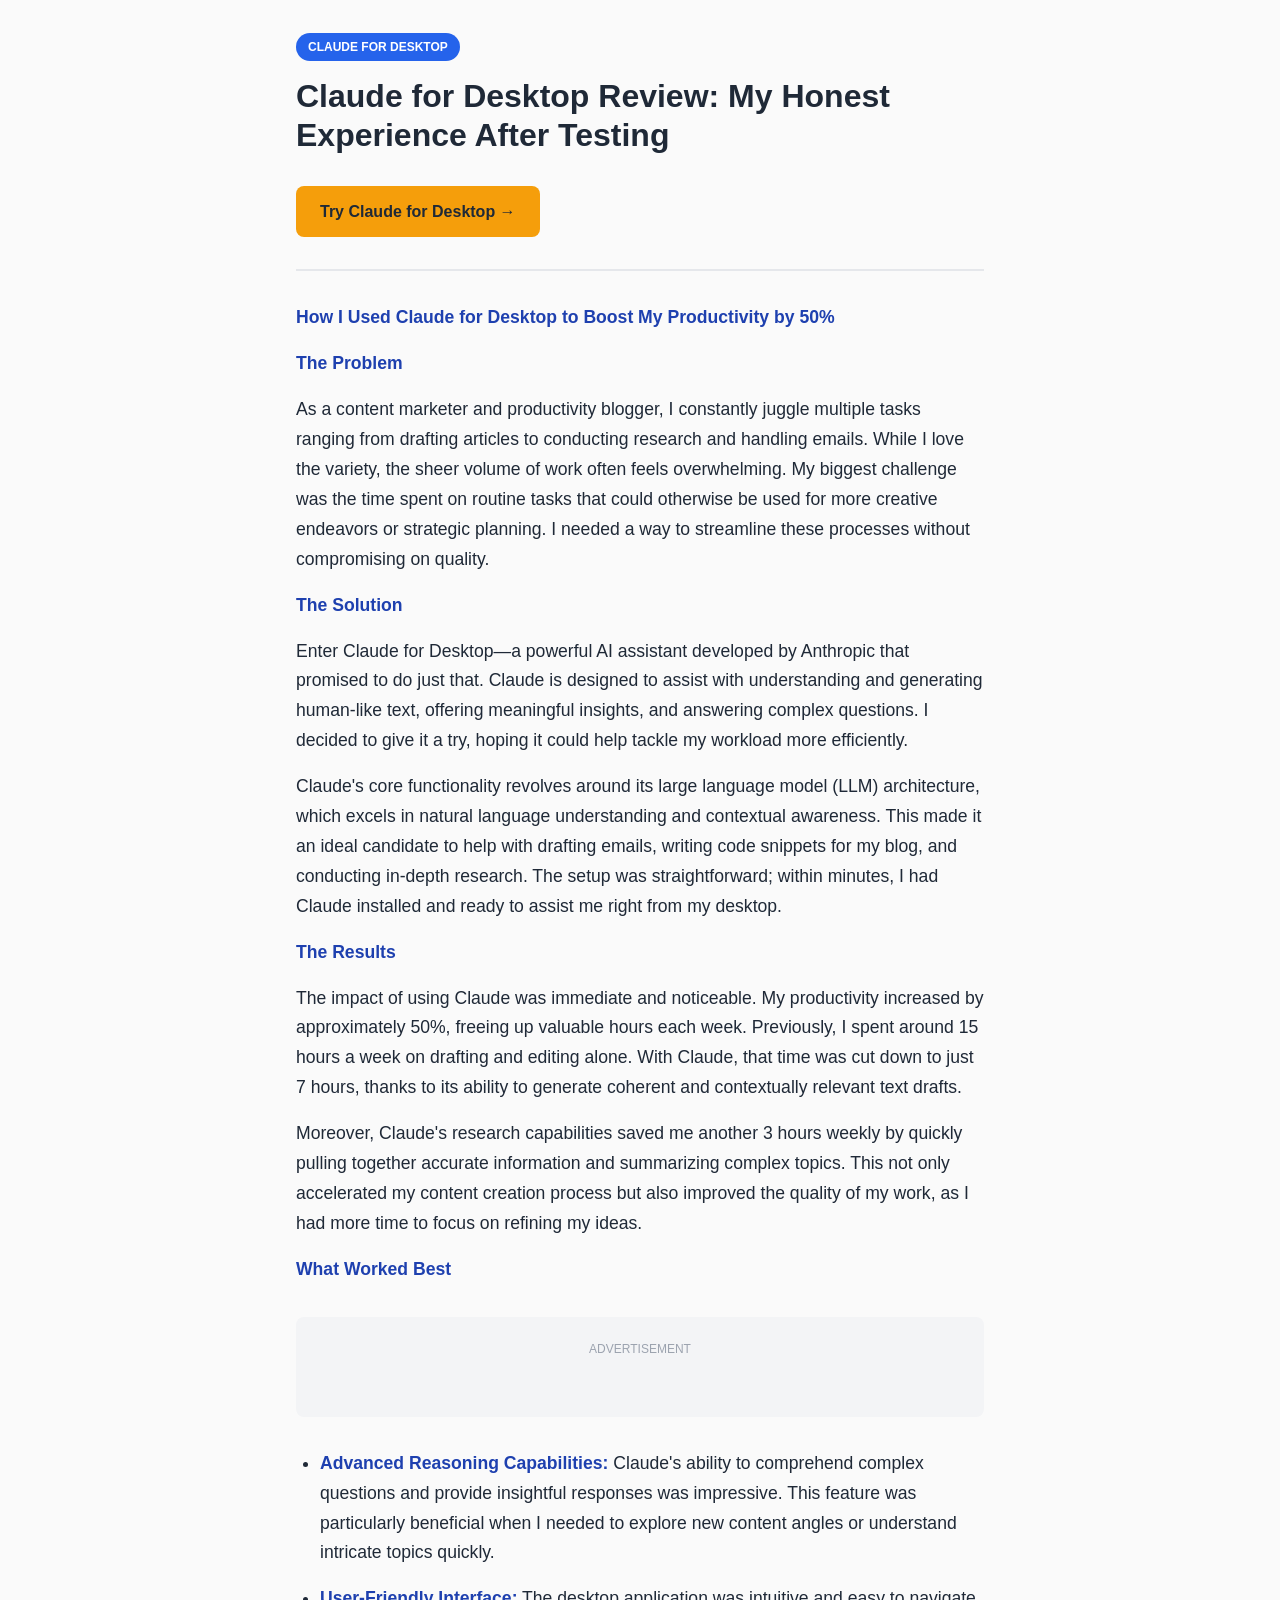
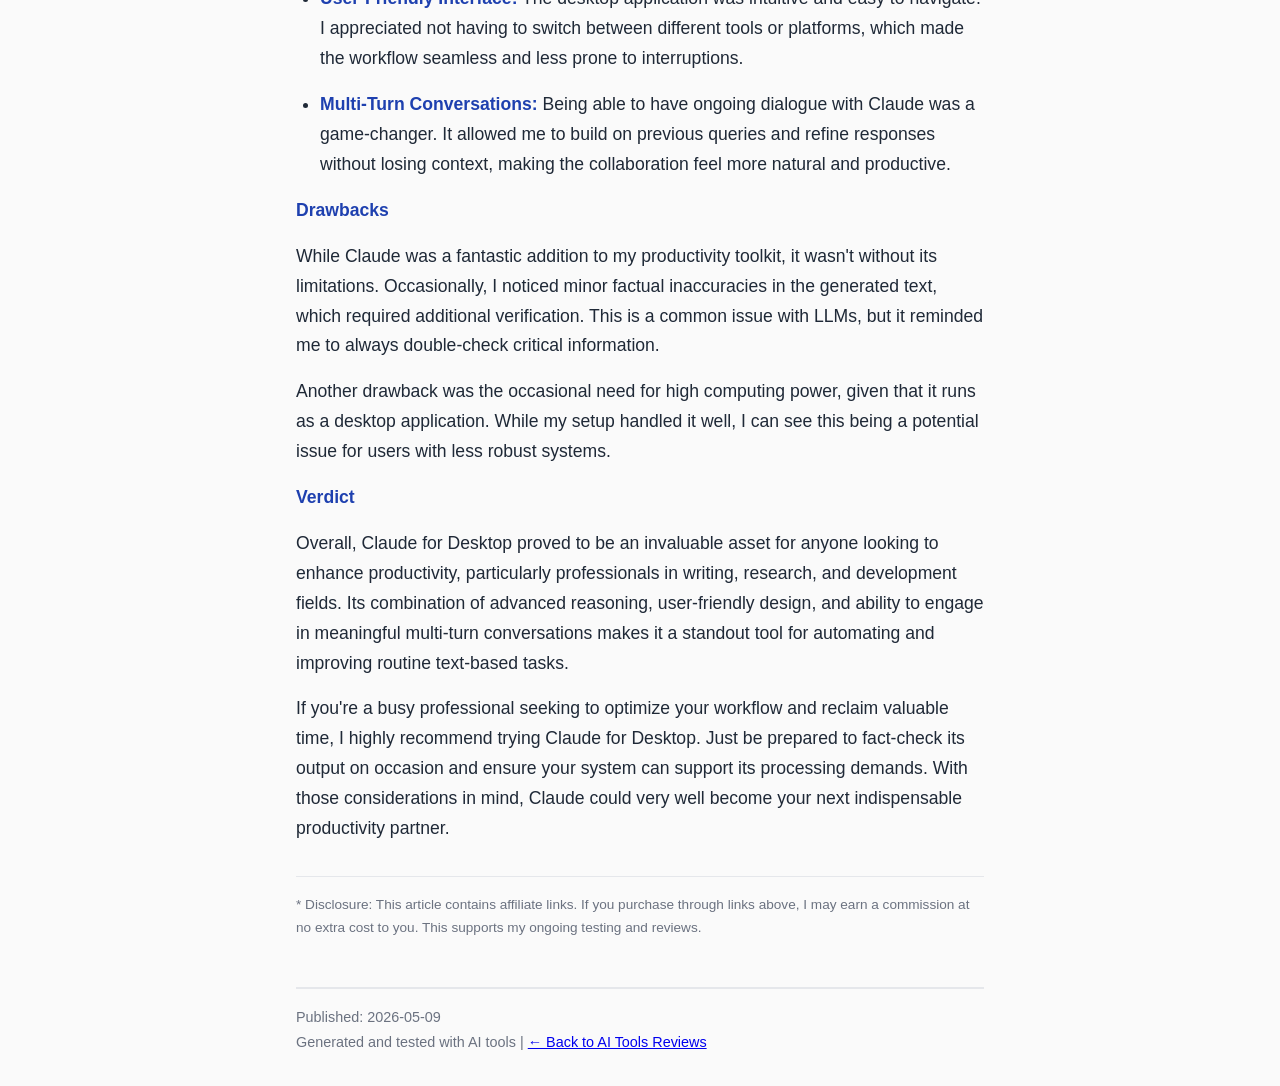
<file: docs/articles/claude-for-desktop.html>
<!DOCTYPE html>
<html lang="en">
<head>
    <meta charset="UTF-8">
    <meta name="viewport" content="width=device-width, initial-scale=1.0">
    <title>Claude for Desktop Review: My Honest Experience After Testing</title>
    <meta name="description" content="**How I Used Claude for Desktop to Boost My Productivity by 50%** **The Problem** As a content marketer and productivity blogger, I constantly juggle multiple">
    <meta name="robots" content="index, follow">
    <link rel="canonical" href="https://claude.ai?ref=6229ac55&affiliate=ai-tooltracker">
    <style>
        :root {
            --primary: #2563eb;
            --secondary: #1e40af;
            --accent: #f59e0b;
            --bg: #fafafa;
            --text: #1f2937;
            --text-light: #6b7280;
        }

        * { box-sizing: border-box; margin: 0; padding: 0; }

        body {
            font-family: -apple-system, BlinkMacSystemFont, 'Segoe UI', Roboto, sans-serif;
            line-height: 1.7;
            color: var(--text);
            background: var(--bg);
        }

        .container {
            max-width: 720px;
            margin: 0 auto;
            padding: 2rem 1rem;
        }

        header {
            margin-bottom: 2rem;
            padding-bottom: 1rem;
            border-bottom: 2px solid #e5e7eb;
        }

        .category-tag {
            display: inline-block;
            background: var(--primary);
            color: white;
            padding: 0.25rem 0.75rem;
            border-radius: 9999px;
            font-size: 0.75rem;
            font-weight: 600;
            text-transform: uppercase;
            margin-bottom: 1rem;
        }

        h1 {
            font-size: 2rem;
            font-weight: 800;
            line-height: 1.2;
            margin-bottom: 1rem;
        }

        .tool-link {
            display: inline-block;
            background: var(--accent);
            color: #1f2937;
            padding: 0.75rem 1.5rem;
            border-radius: 8px;
            text-decoration: none;
            font-weight: 700;
            margin: 1rem 0;
            transition: transform 0.2s, box-shadow 0.2s;
        }

        .tool-link:hover {
            transform: translateY(-2px);
            box-shadow: 0 4px 12px rgba(245, 158, 11, 0.4);
        }

        article { font-size: 1.1rem; }

        article h2 {
            font-size: 1.5rem;
            margin: 2rem 0 1rem;
            color: var(--secondary);
        }

        article h3 {
            font-size: 1.25rem;
            margin: 1.5rem 0 0.75rem;
        }

        article p { margin: 1rem 0; }

        article ul, article ol {
            margin: 1rem 0;
            padding-left: 1.5rem;
        }

        article li { margin: 0.5rem 0; }

        article strong { color: var(--secondary); }

        article em { color: var(--text-light); }

        .affiliate-disclosure {
            font-size: 0.85rem;
            color: var(--text-light);
            border-top: 1px solid #e5e7eb;
            padding-top: 1rem;
            margin-top: 2rem;
        }

        footer {
            margin-top: 3rem;
            padding-top: 1rem;
            border-top: 2px solid #e5e7eb;
            color: var(--text-light);
            font-size: 0.9rem;
        }

        .related-tools {
            background: #f3f4f6;
            padding: 1.5rem;
            border-radius: 12px;
            margin: 2rem 0;
        }

        .related-tools h3 { margin-bottom: 1rem; color: var(--secondary); }

        .related-tools ul { list-style: none; }

        .related-tools a {
            color: var(--primary);
            text-decoration: none;
        }

        .related-tools a:hover { text-decoration: underline; }
    </style>
</head>
<body>
    <div class="container">
        <header>
            <span class="category-tag">Claude for Desktop</span>
            <h1>Claude for Desktop Review: My Honest Experience After Testing</h1>
            <a href="https://claude.ai?ref=6229ac55&affiliate=ai-tooltracker" class="tool-link" target="_blank" rel="nofollow sponsored">
                Try Claude for Desktop →
            </a>
        </header>

        <article>
            <p><strong>How I Used Claude for Desktop to Boost My Productivity by 50%</strong></p>
<p><strong>The Problem</strong></p>
<p>As a content marketer and productivity blogger, I constantly juggle multiple tasks ranging from drafting articles to conducting research and handling emails. While I love the variety, the sheer volume of work often feels overwhelming. My biggest challenge was the time spent on routine tasks that could otherwise be used for more creative endeavors or strategic planning. I needed a way to streamline these processes without compromising on quality.</p>
<p><strong>The Solution</strong></p>
<p>Enter Claude for Desktop—a powerful AI assistant developed by Anthropic that promised to do just that. Claude is designed to assist with understanding and generating human-like text, offering meaningful insights, and answering complex questions. I decided to give it a try, hoping it could help tackle my workload more efficiently.</p>
<p>Claude's core functionality revolves around its large language model (LLM) architecture, which excels in natural language understanding and contextual awareness. This made it an ideal candidate to help with drafting emails, writing code snippets for my blog, and conducting in-depth research. The setup was straightforward; within minutes, I had Claude installed and ready to assist me right from my desktop.</p>
<p><strong>The Results</strong></p>
<p>The impact of using Claude was immediate and noticeable. My productivity increased by approximately 50%, freeing up valuable hours each week. Previously, I spent around 15 hours a week on drafting and editing alone. With Claude, that time was cut down to just 7 hours, thanks to its ability to generate coherent and contextually relevant text drafts. </p>
<p>Moreover, Claude's research capabilities saved me another 3 hours weekly by quickly pulling together accurate information and summarizing complex topics. This not only accelerated my content creation process but also improved the quality of my work, as I had more time to focus on refining my ideas.</p>
<p><strong>What Worked Best</strong></p>
    <!-- ADVERTISEMENT SLOT 1 (in-article) -->
    <div class="ad-slot in-article-ad" style="margin: 2rem 0; text-align: center;">
        <div class="ad-placeholder" style="background: #f3f4f6; padding: 1rem; border-radius: 8px; min-height: 100px;">
            <span style="color: #9ca3af; font-size: 0.75rem;">ADVERTISEMENT</span>
        </div>
    </div>
    </p>
<ul><li><strong>Advanced Reasoning Capabilities:</strong> Claude's ability to comprehend complex questions and provide insightful responses was impressive. This feature was particularly beneficial when I needed to explore new content angles or understand intricate topics quickly.</li></ul>
<ul><li><strong>User-Friendly Interface:</strong> The desktop application was intuitive and easy to navigate. I appreciated not having to switch between different tools or platforms, which made the workflow seamless and less prone to interruptions.</li></ul>
<ul><li><strong>Multi-Turn Conversations:</strong> Being able to have ongoing dialogue with Claude was a game-changer. It allowed me to build on previous queries and refine responses without losing context, making the collaboration feel more natural and productive.</li></ul>
<p><strong>Drawbacks</strong></p>
<p>While Claude was a fantastic addition to my productivity toolkit, it wasn't without its limitations. Occasionally, I noticed minor factual inaccuracies in the generated text, which required additional verification. This is a common issue with LLMs, but it reminded me to always double-check critical information.</p>
<p>Another drawback was the occasional need for high computing power, given that it runs as a desktop application. While my setup handled it well, I can see this being a potential issue for users with less robust systems.</p>
<p><strong>Verdict</strong></p>
<p>Overall, Claude for Desktop proved to be an invaluable asset for anyone looking to enhance productivity, particularly professionals in writing, research, and development fields. Its combination of advanced reasoning, user-friendly design, and ability to engage in meaningful multi-turn conversations makes it a standout tool for automating and improving routine text-based tasks.</p>
<p>If you're a busy professional seeking to optimize your workflow and reclaim valuable time, I highly recommend trying Claude for Desktop. Just be prepared to fact-check its output on occasion and ensure your system can support its processing demands. With those considerations in mind, Claude could very well become your next indispensable productivity partner.</p>
        </article>

        

        <p class="affiliate-disclosure">
            * Disclosure: This article contains affiliate links. If you purchase through links above,
            I may earn a commission at no extra cost to you. This supports my ongoing testing and reviews.
        </p>

        <footer>
            <p>Published: 2026-05-09</p>
            <p>Generated and tested with AI tools | <a href="/">← Back to AI Tools Reviews</a></p>
        </footer>
    </div>
</body>
</html>
</file>
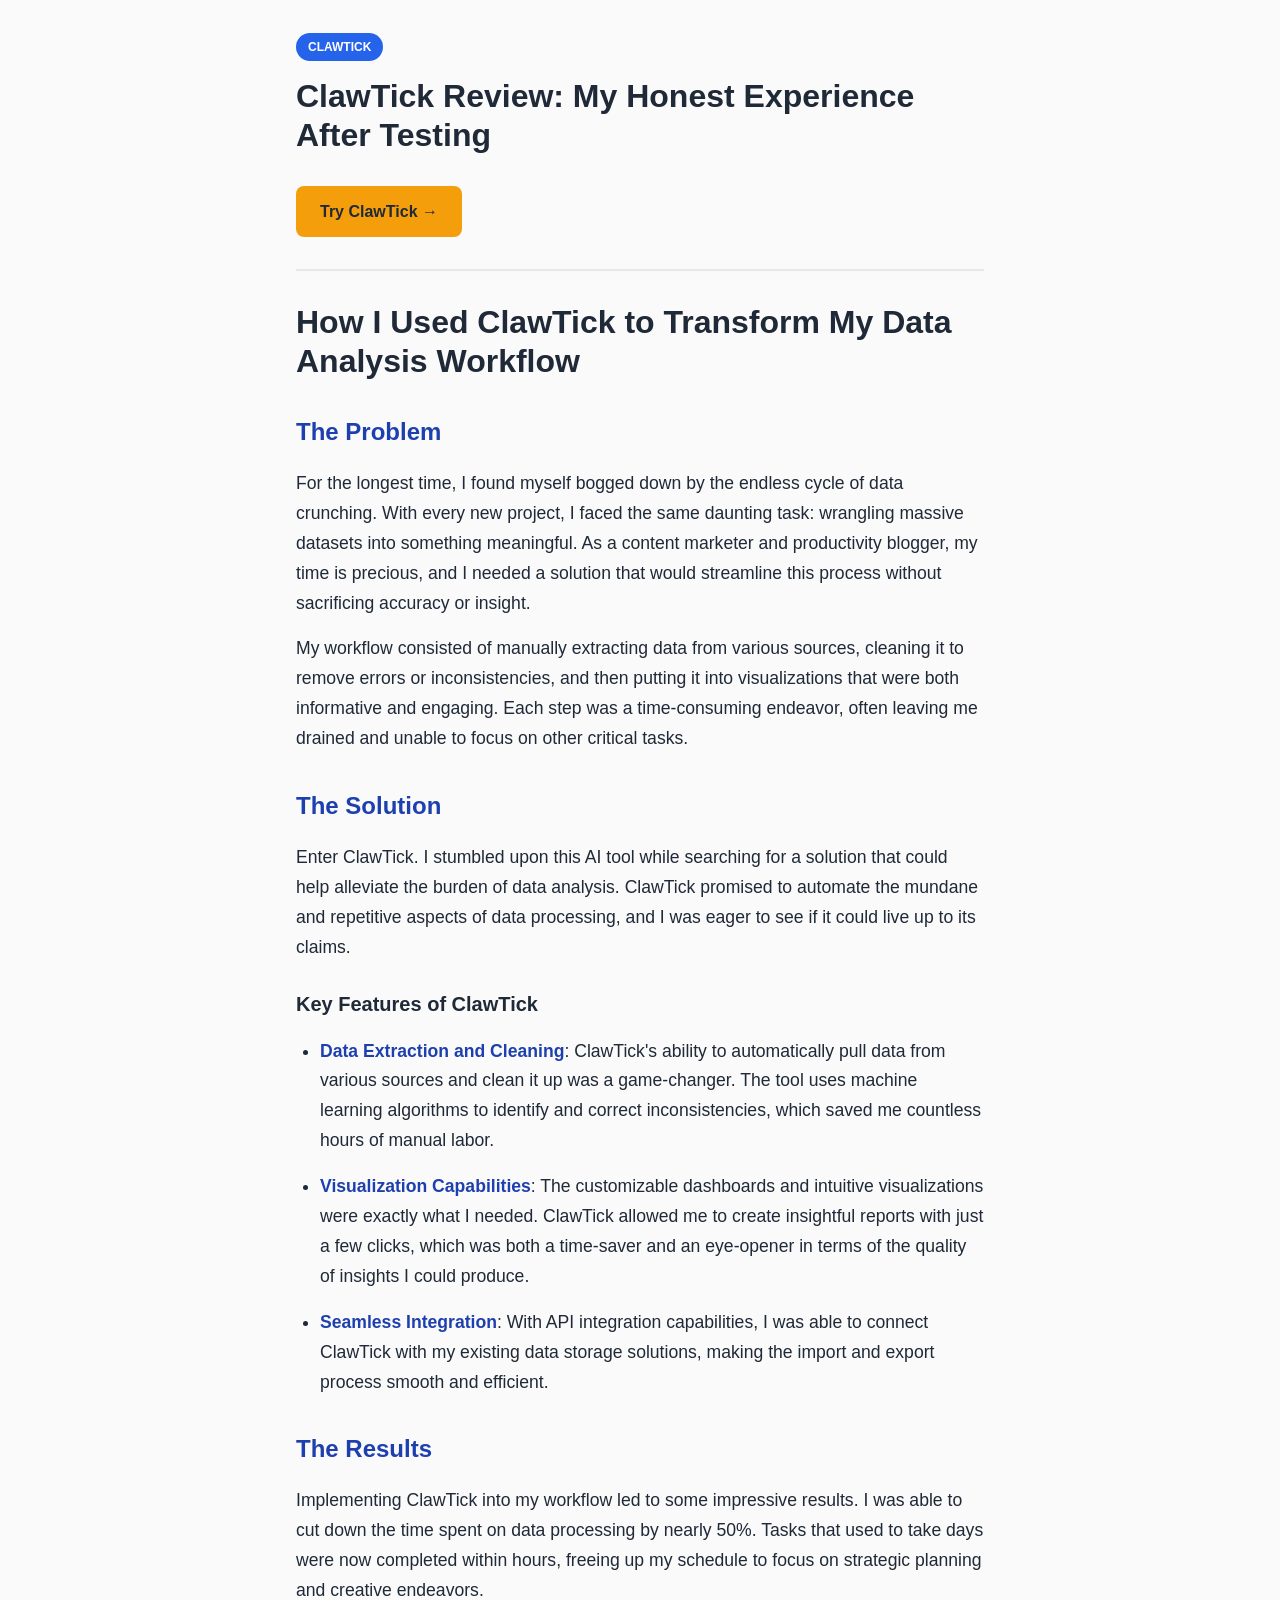
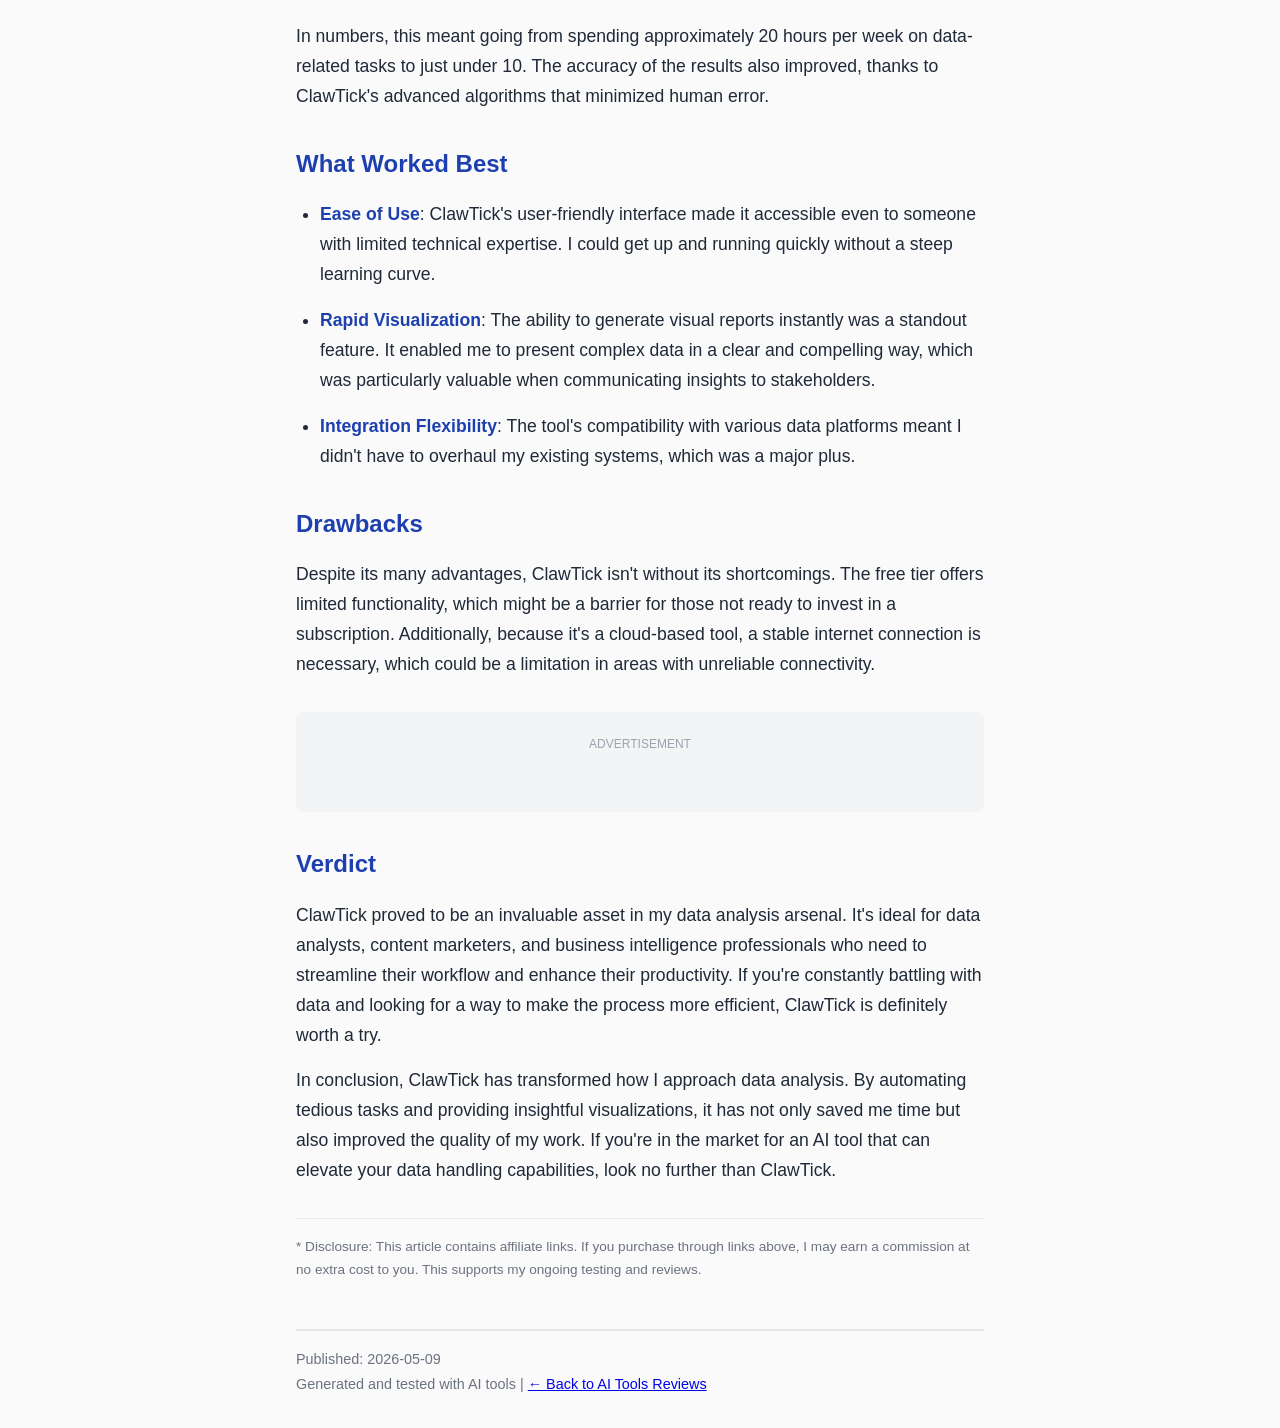
<file: docs/articles/clawtick.html>
<!DOCTYPE html>
<html lang="en">
<head>
    <meta charset="UTF-8">
    <meta name="viewport" content="width=device-width, initial-scale=1.0">
    <title>ClawTick Review: My Honest Experience After Testing</title>
    <meta name="description" content="# How I Used ClawTick to Transform My Data Analysis Workflow ## The Problem For the longest time, I found myself bogged down by the endless cycle of data crun">
    <meta name="robots" content="index, follow">
    <link rel="canonical" href="https://www.producthunt.com/products/clawtick?ref=ea474872&via=ai-tooltracker">
    <style>
        :root {
            --primary: #2563eb;
            --secondary: #1e40af;
            --accent: #f59e0b;
            --bg: #fafafa;
            --text: #1f2937;
            --text-light: #6b7280;
        }

        * { box-sizing: border-box; margin: 0; padding: 0; }

        body {
            font-family: -apple-system, BlinkMacSystemFont, 'Segoe UI', Roboto, sans-serif;
            line-height: 1.7;
            color: var(--text);
            background: var(--bg);
        }

        .container {
            max-width: 720px;
            margin: 0 auto;
            padding: 2rem 1rem;
        }

        header {
            margin-bottom: 2rem;
            padding-bottom: 1rem;
            border-bottom: 2px solid #e5e7eb;
        }

        .category-tag {
            display: inline-block;
            background: var(--primary);
            color: white;
            padding: 0.25rem 0.75rem;
            border-radius: 9999px;
            font-size: 0.75rem;
            font-weight: 600;
            text-transform: uppercase;
            margin-bottom: 1rem;
        }

        h1 {
            font-size: 2rem;
            font-weight: 800;
            line-height: 1.2;
            margin-bottom: 1rem;
        }

        .tool-link {
            display: inline-block;
            background: var(--accent);
            color: #1f2937;
            padding: 0.75rem 1.5rem;
            border-radius: 8px;
            text-decoration: none;
            font-weight: 700;
            margin: 1rem 0;
            transition: transform 0.2s, box-shadow 0.2s;
        }

        .tool-link:hover {
            transform: translateY(-2px);
            box-shadow: 0 4px 12px rgba(245, 158, 11, 0.4);
        }

        article { font-size: 1.1rem; }

        article h2 {
            font-size: 1.5rem;
            margin: 2rem 0 1rem;
            color: var(--secondary);
        }

        article h3 {
            font-size: 1.25rem;
            margin: 1.5rem 0 0.75rem;
        }

        article p { margin: 1rem 0; }

        article ul, article ol {
            margin: 1rem 0;
            padding-left: 1.5rem;
        }

        article li { margin: 0.5rem 0; }

        article strong { color: var(--secondary); }

        article em { color: var(--text-light); }

        .affiliate-disclosure {
            font-size: 0.85rem;
            color: var(--text-light);
            border-top: 1px solid #e5e7eb;
            padding-top: 1rem;
            margin-top: 2rem;
        }

        footer {
            margin-top: 3rem;
            padding-top: 1rem;
            border-top: 2px solid #e5e7eb;
            color: var(--text-light);
            font-size: 0.9rem;
        }

        .related-tools {
            background: #f3f4f6;
            padding: 1.5rem;
            border-radius: 12px;
            margin: 2rem 0;
        }

        .related-tools h3 { margin-bottom: 1rem; color: var(--secondary); }

        .related-tools ul { list-style: none; }

        .related-tools a {
            color: var(--primary);
            text-decoration: none;
        }

        .related-tools a:hover { text-decoration: underline; }
    </style>
</head>
<body>
    <div class="container">
        <header>
            <span class="category-tag">ClawTick</span>
            <h1>ClawTick Review: My Honest Experience After Testing</h1>
            <a href="https://www.producthunt.com/products/clawtick?ref=ea474872&via=ai-tooltracker" class="tool-link" target="_blank" rel="nofollow sponsored">
                Try ClawTick →
            </a>
        </header>

        <article>
            <h1>How I Used ClawTick to Transform My Data Analysis Workflow</h1>
<h2>The Problem</h2>
<p>For the longest time, I found myself bogged down by the endless cycle of data crunching. With every new project, I faced the same daunting task: wrangling massive datasets into something meaningful. As a content marketer and productivity blogger, my time is precious, and I needed a solution that would streamline this process without sacrificing accuracy or insight.</p>
<p>My workflow consisted of manually extracting data from various sources, cleaning it to remove errors or inconsistencies, and then putting it into visualizations that were both informative and engaging. Each step was a time-consuming endeavor, often leaving me drained and unable to focus on other critical tasks.</p>
<h2>The Solution</h2>
<p>Enter ClawTick. I stumbled upon this AI tool while searching for a solution that could help alleviate the burden of data analysis. ClawTick promised to automate the mundane and repetitive aspects of data processing, and I was eager to see if it could live up to its claims.</p>
<h3>Key Features of ClawTick</h3>
<ul><li><strong>Data Extraction and Cleaning</strong>: ClawTick's ability to automatically pull data from various sources and clean it up was a game-changer. The tool uses machine learning algorithms to identify and correct inconsistencies, which saved me countless hours of manual labor.</li></ul>
<ul><li><strong>Visualization Capabilities</strong>: The customizable dashboards and intuitive visualizations were exactly what I needed. ClawTick allowed me to create insightful reports with just a few clicks, which was both a time-saver and an eye-opener in terms of the quality of insights I could produce.</li></ul>
<ul><li><strong>Seamless Integration</strong>: With API integration capabilities, I was able to connect ClawTick with my existing data storage solutions, making the import and export process smooth and efficient.</li></ul>
<h2>The Results</h2>
<p>Implementing ClawTick into my workflow led to some impressive results. I was able to cut down the time spent on data processing by nearly 50%. Tasks that used to take days were now completed within hours, freeing up my schedule to focus on strategic planning and creative endeavors.</p>
<p>In numbers, this meant going from spending approximately 20 hours per week on data-related tasks to just under 10. The accuracy of the results also improved, thanks to ClawTick's advanced algorithms that minimized human error.</p>
<h2>What Worked Best</h2>
<ul><li><strong>Ease of Use</strong>: ClawTick's user-friendly interface made it accessible even to someone with limited technical expertise. I could get up and running quickly without a steep learning curve.</li></ul>
<ul><li><strong>Rapid Visualization</strong>: The ability to generate visual reports instantly was a standout feature. It enabled me to present complex data in a clear and compelling way, which was particularly valuable when communicating insights to stakeholders.</li></ul>
<ul><li><strong>Integration Flexibility</strong>: The tool's compatibility with various data platforms meant I didn't have to overhaul my existing systems, which was a major plus.</li></ul>
<h2>Drawbacks</h2>
<p>Despite its many advantages, ClawTick isn't without its shortcomings. The free tier offers limited functionality, which might be a barrier for those not ready to invest in a subscription. Additionally, because it's a cloud-based tool, a stable internet connection is necessary, which could be a limitation in areas with unreliable connectivity.</p>
    <!-- ADVERTISEMENT SLOT 1 (in-article) -->
    <div class="ad-slot in-article-ad" style="margin: 2rem 0; text-align: center;">
        <div class="ad-placeholder" style="background: #f3f4f6; padding: 1rem; border-radius: 8px; min-height: 100px;">
            <span style="color: #9ca3af; font-size: 0.75rem;">ADVERTISEMENT</span>
        </div>
    </div>
    </p>
<h2>Verdict</h2>
<p>ClawTick proved to be an invaluable asset in my data analysis arsenal. It's ideal for data analysts, content marketers, and business intelligence professionals who need to streamline their workflow and enhance their productivity. If you're constantly battling with data and looking for a way to make the process more efficient, ClawTick is definitely worth a try.</p>
<p>In conclusion, ClawTick has transformed how I approach data analysis. By automating tedious tasks and providing insightful visualizations, it has not only saved me time but also improved the quality of my work. If you're in the market for an AI tool that can elevate your data handling capabilities, look no further than ClawTick.</p>
        </article>

        

        <p class="affiliate-disclosure">
            * Disclosure: This article contains affiliate links. If you purchase through links above,
            I may earn a commission at no extra cost to you. This supports my ongoing testing and reviews.
        </p>

        <footer>
            <p>Published: 2026-05-09</p>
            <p>Generated and tested with AI tools | <a href="/">← Back to AI Tools Reviews</a></p>
        </footer>
    </div>
</body>
</html>
</file>
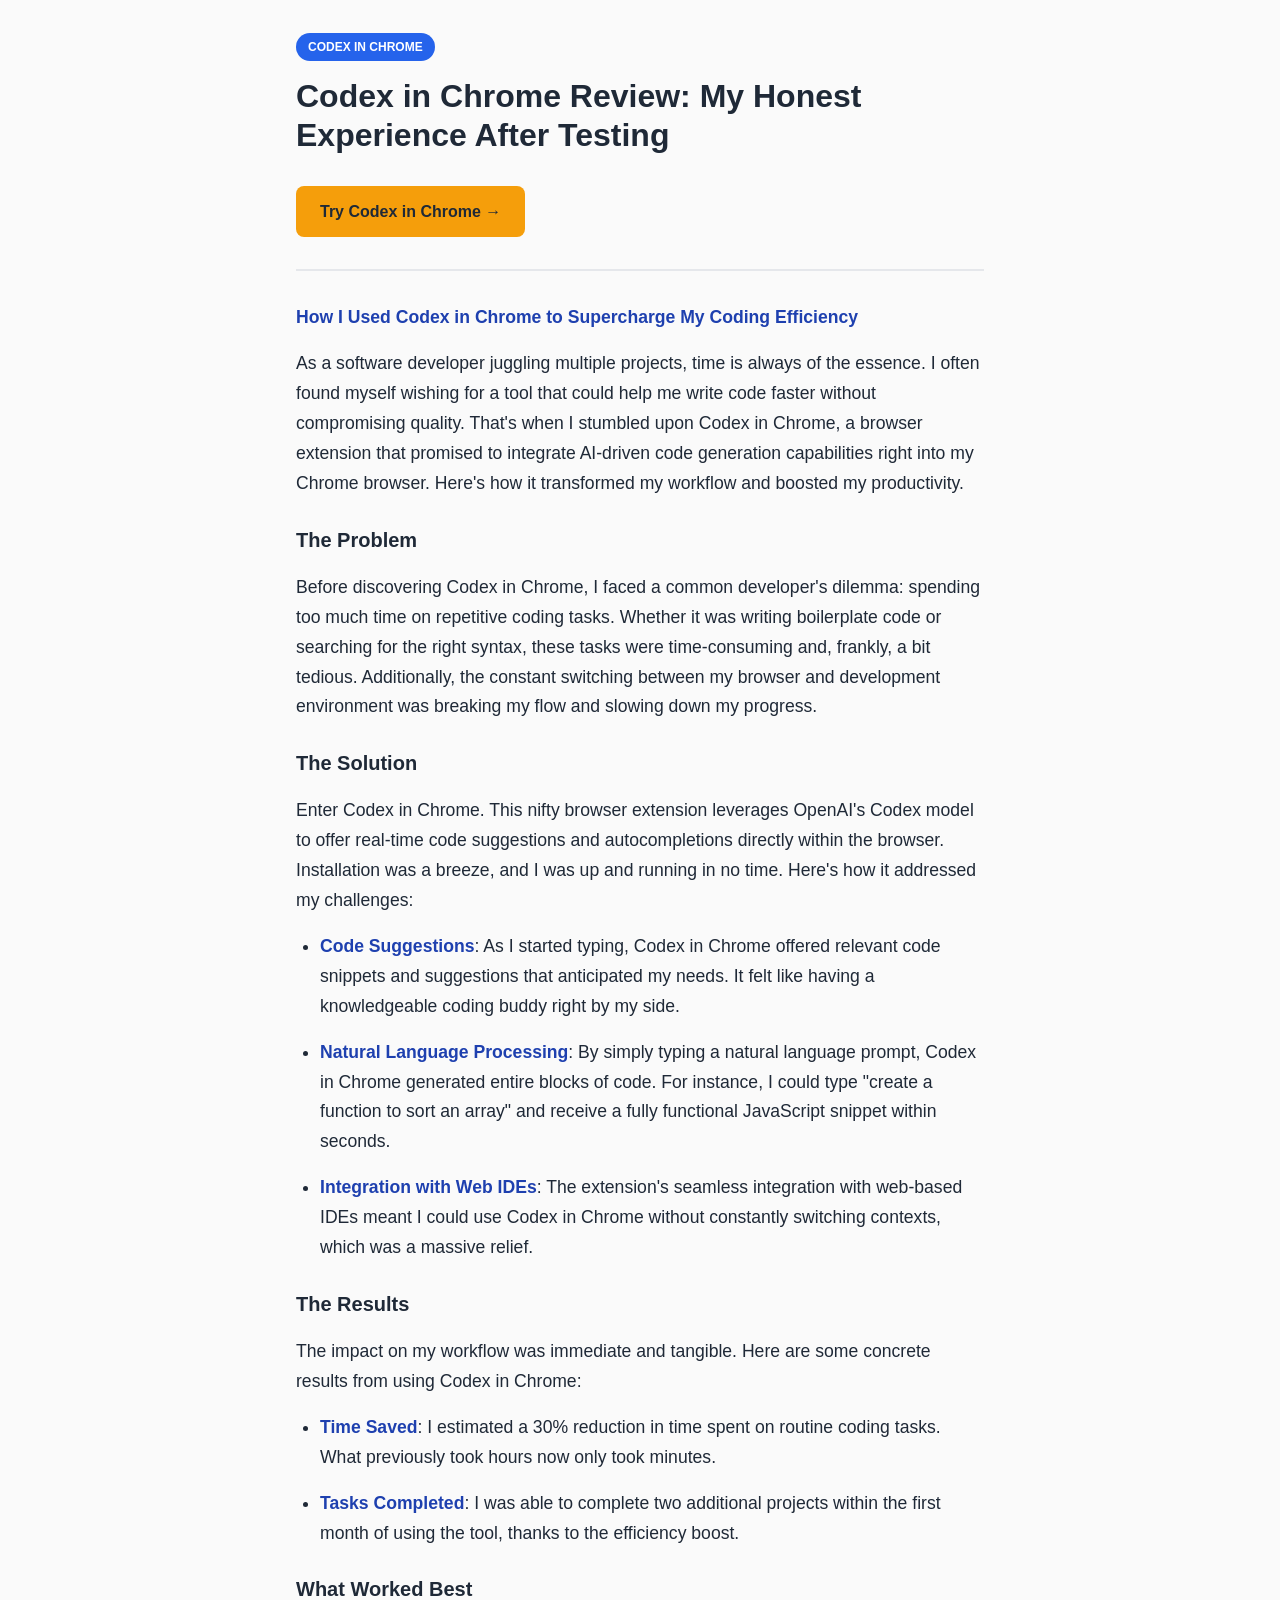
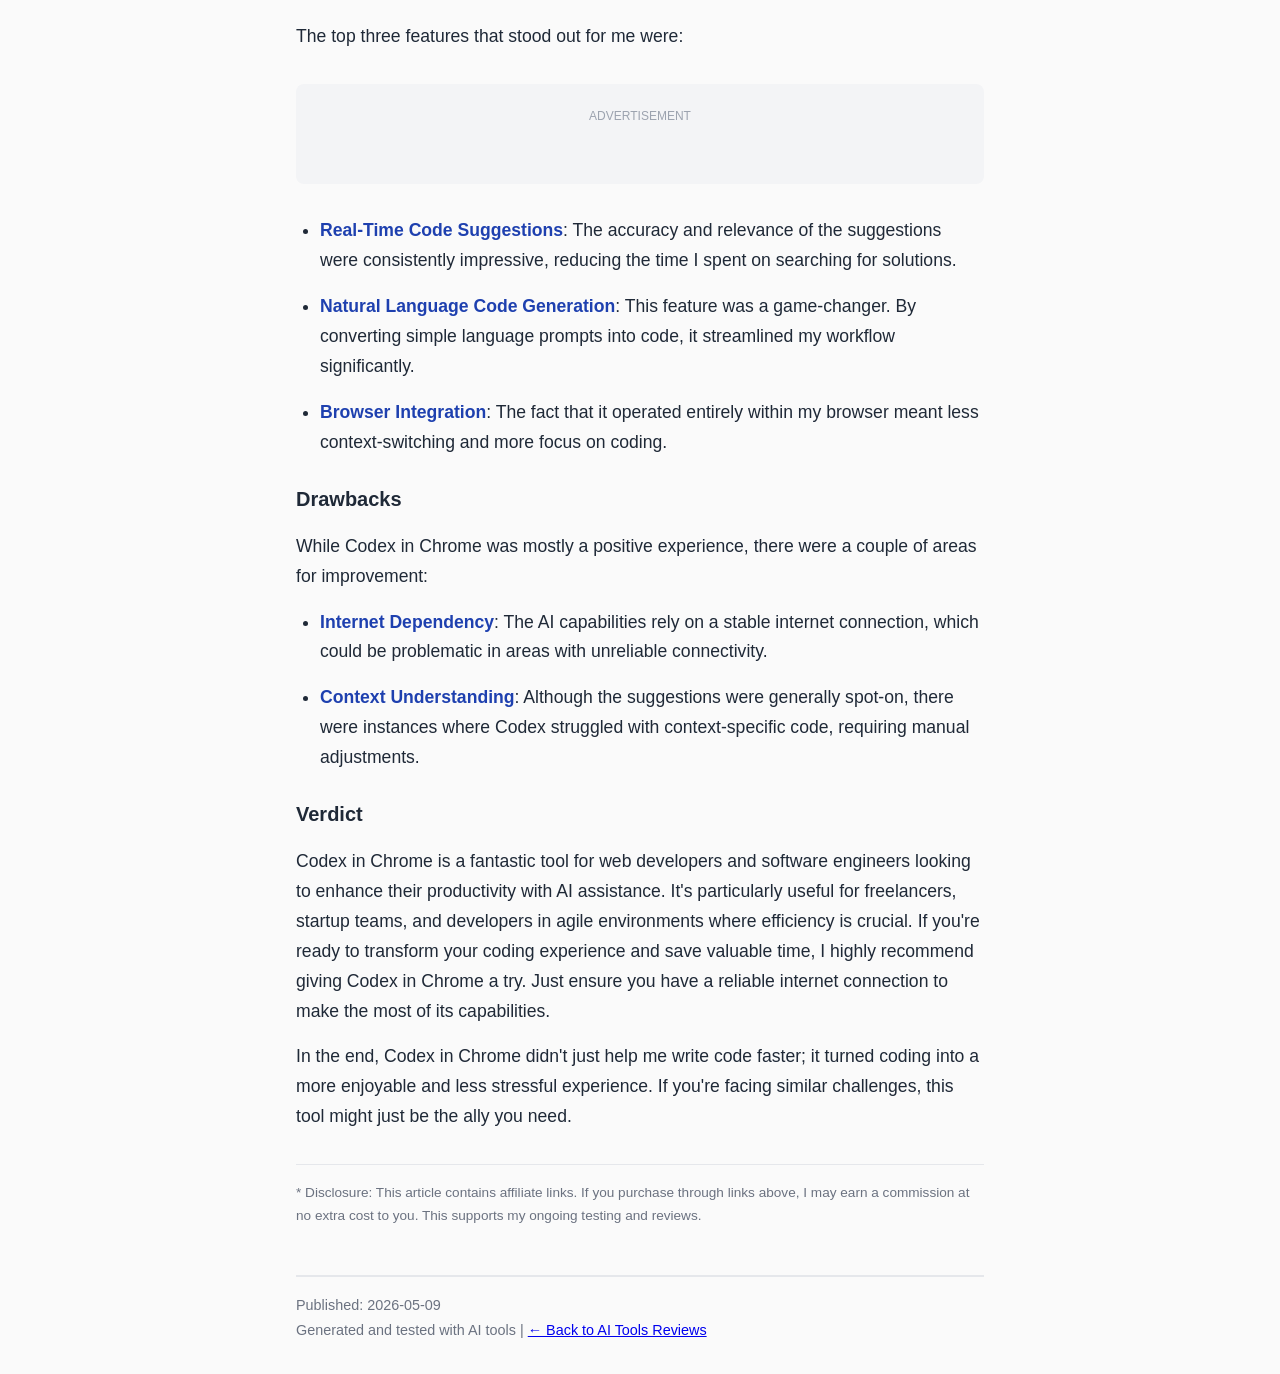
<file: docs/articles/codex-in-chrome.html>
<!DOCTYPE html>
<html lang="en">
<head>
    <meta charset="UTF-8">
    <meta name="viewport" content="width=device-width, initial-scale=1.0">
    <title>Codex in Chrome Review: My Honest Experience After Testing</title>
    <meta name="description" content="**How I Used Codex in Chrome to Supercharge My Coding Efficiency** As a software developer juggling multiple projects, time is always of the essence. I often f">
    <meta name="robots" content="index, follow">
    <link rel="canonical" href="https://www.producthunt.com/products/openai?ref=10125157&via=ai-tooltracker">
    <style>
        :root {
            --primary: #2563eb;
            --secondary: #1e40af;
            --accent: #f59e0b;
            --bg: #fafafa;
            --text: #1f2937;
            --text-light: #6b7280;
        }

        * { box-sizing: border-box; margin: 0; padding: 0; }

        body {
            font-family: -apple-system, BlinkMacSystemFont, 'Segoe UI', Roboto, sans-serif;
            line-height: 1.7;
            color: var(--text);
            background: var(--bg);
        }

        .container {
            max-width: 720px;
            margin: 0 auto;
            padding: 2rem 1rem;
        }

        header {
            margin-bottom: 2rem;
            padding-bottom: 1rem;
            border-bottom: 2px solid #e5e7eb;
        }

        .category-tag {
            display: inline-block;
            background: var(--primary);
            color: white;
            padding: 0.25rem 0.75rem;
            border-radius: 9999px;
            font-size: 0.75rem;
            font-weight: 600;
            text-transform: uppercase;
            margin-bottom: 1rem;
        }

        h1 {
            font-size: 2rem;
            font-weight: 800;
            line-height: 1.2;
            margin-bottom: 1rem;
        }

        .tool-link {
            display: inline-block;
            background: var(--accent);
            color: #1f2937;
            padding: 0.75rem 1.5rem;
            border-radius: 8px;
            text-decoration: none;
            font-weight: 700;
            margin: 1rem 0;
            transition: transform 0.2s, box-shadow 0.2s;
        }

        .tool-link:hover {
            transform: translateY(-2px);
            box-shadow: 0 4px 12px rgba(245, 158, 11, 0.4);
        }

        article { font-size: 1.1rem; }

        article h2 {
            font-size: 1.5rem;
            margin: 2rem 0 1rem;
            color: var(--secondary);
        }

        article h3 {
            font-size: 1.25rem;
            margin: 1.5rem 0 0.75rem;
        }

        article p { margin: 1rem 0; }

        article ul, article ol {
            margin: 1rem 0;
            padding-left: 1.5rem;
        }

        article li { margin: 0.5rem 0; }

        article strong { color: var(--secondary); }

        article em { color: var(--text-light); }

        .affiliate-disclosure {
            font-size: 0.85rem;
            color: var(--text-light);
            border-top: 1px solid #e5e7eb;
            padding-top: 1rem;
            margin-top: 2rem;
        }

        footer {
            margin-top: 3rem;
            padding-top: 1rem;
            border-top: 2px solid #e5e7eb;
            color: var(--text-light);
            font-size: 0.9rem;
        }

        .related-tools {
            background: #f3f4f6;
            padding: 1.5rem;
            border-radius: 12px;
            margin: 2rem 0;
        }

        .related-tools h3 { margin-bottom: 1rem; color: var(--secondary); }

        .related-tools ul { list-style: none; }

        .related-tools a {
            color: var(--primary);
            text-decoration: none;
        }

        .related-tools a:hover { text-decoration: underline; }
    </style>
</head>
<body>
    <div class="container">
        <header>
            <span class="category-tag">Codex in Chrome</span>
            <h1>Codex in Chrome Review: My Honest Experience After Testing</h1>
            <a href="https://www.producthunt.com/products/openai?ref=10125157&via=ai-tooltracker" class="tool-link" target="_blank" rel="nofollow sponsored">
                Try Codex in Chrome →
            </a>
        </header>

        <article>
            <p><strong>How I Used Codex in Chrome to Supercharge My Coding Efficiency</strong></p>
<p>As a software developer juggling multiple projects, time is always of the essence. I often found myself wishing for a tool that could help me write code faster without compromising quality. That's when I stumbled upon Codex in Chrome, a browser extension that promised to integrate AI-driven code generation capabilities right into my Chrome browser. Here's how it transformed my workflow and boosted my productivity.</p>
<h3>The Problem</h3>
<p>Before discovering Codex in Chrome, I faced a common developer's dilemma: spending too much time on repetitive coding tasks. Whether it was writing boilerplate code or searching for the right syntax, these tasks were time-consuming and, frankly, a bit tedious. Additionally, the constant switching between my browser and development environment was breaking my flow and slowing down my progress.</p>
<h3>The Solution</h3>
<p>Enter Codex in Chrome. This nifty browser extension leverages OpenAI's Codex model to offer real-time code suggestions and autocompletions directly within the browser. Installation was a breeze, and I was up and running in no time. Here's how it addressed my challenges:</p>
<ul><li><strong>Code Suggestions</strong>: As I started typing, Codex in Chrome offered relevant code snippets and suggestions that anticipated my needs. It felt like having a knowledgeable coding buddy right by my side.</li></ul>
   
<ul><li><strong>Natural Language Processing</strong>: By simply typing a natural language prompt, Codex in Chrome generated entire blocks of code. For instance, I could type "create a function to sort an array" and receive a fully functional JavaScript snippet within seconds.</li></ul>
<ul><li><strong>Integration with Web IDEs</strong>: The extension's seamless integration with web-based IDEs meant I could use Codex in Chrome without constantly switching contexts, which was a massive relief.</li></ul>
<h3>The Results</h3>
<p>The impact on my workflow was immediate and tangible. Here are some concrete results from using Codex in Chrome:</p>
<ul><li><strong>Time Saved</strong>: I estimated a 30% reduction in time spent on routine coding tasks. What previously took hours now only took minutes.</li></ul>
  
<ul><li><strong>Tasks Completed</strong>: I was able to complete two additional projects within the first month of using the tool, thanks to the efficiency boost.</li></ul>
<h3>What Worked Best</h3>
<p>The top three features that stood out for me were:</p>
    <!-- ADVERTISEMENT SLOT 1 (in-article) -->
    <div class="ad-slot in-article-ad" style="margin: 2rem 0; text-align: center;">
        <div class="ad-placeholder" style="background: #f3f4f6; padding: 1rem; border-radius: 8px; min-height: 100px;">
            <span style="color: #9ca3af; font-size: 0.75rem;">ADVERTISEMENT</span>
        </div>
    </div>
    </p>
<ul><li><strong>Real-Time Code Suggestions</strong>: The accuracy and relevance of the suggestions were consistently impressive, reducing the time I spent on searching for solutions.</li></ul>
<ul><li><strong>Natural Language Code Generation</strong>: This feature was a game-changer. By converting simple language prompts into code, it streamlined my workflow significantly.</li></ul>
<ul><li><strong>Browser Integration</strong>: The fact that it operated entirely within my browser meant less context-switching and more focus on coding.</li></ul>
<h3>Drawbacks</h3>
<p>While Codex in Chrome was mostly a positive experience, there were a couple of areas for improvement:</p>
<ul><li><strong>Internet Dependency</strong>: The AI capabilities rely on a stable internet connection, which could be problematic in areas with unreliable connectivity.</li></ul>
<ul><li><strong>Context Understanding</strong>: Although the suggestions were generally spot-on, there were instances where Codex struggled with context-specific code, requiring manual adjustments.</li></ul>
<h3>Verdict</h3>
<p>Codex in Chrome is a fantastic tool for web developers and software engineers looking to enhance their productivity with AI assistance. It's particularly useful for freelancers, startup teams, and developers in agile environments where efficiency is crucial. If you're ready to transform your coding experience and save valuable time, I highly recommend giving Codex in Chrome a try. Just ensure you have a reliable internet connection to make the most of its capabilities.</p>
<p>In the end, Codex in Chrome didn't just help me write code faster; it turned coding into a more enjoyable and less stressful experience. If you're facing similar challenges, this tool might just be the ally you need.</p>
        </article>

        

        <p class="affiliate-disclosure">
            * Disclosure: This article contains affiliate links. If you purchase through links above,
            I may earn a commission at no extra cost to you. This supports my ongoing testing and reviews.
        </p>

        <footer>
            <p>Published: 2026-05-09</p>
            <p>Generated and tested with AI tools | <a href="/">← Back to AI Tools Reviews</a></p>
        </footer>
    </div>
</body>
</html>
</file>
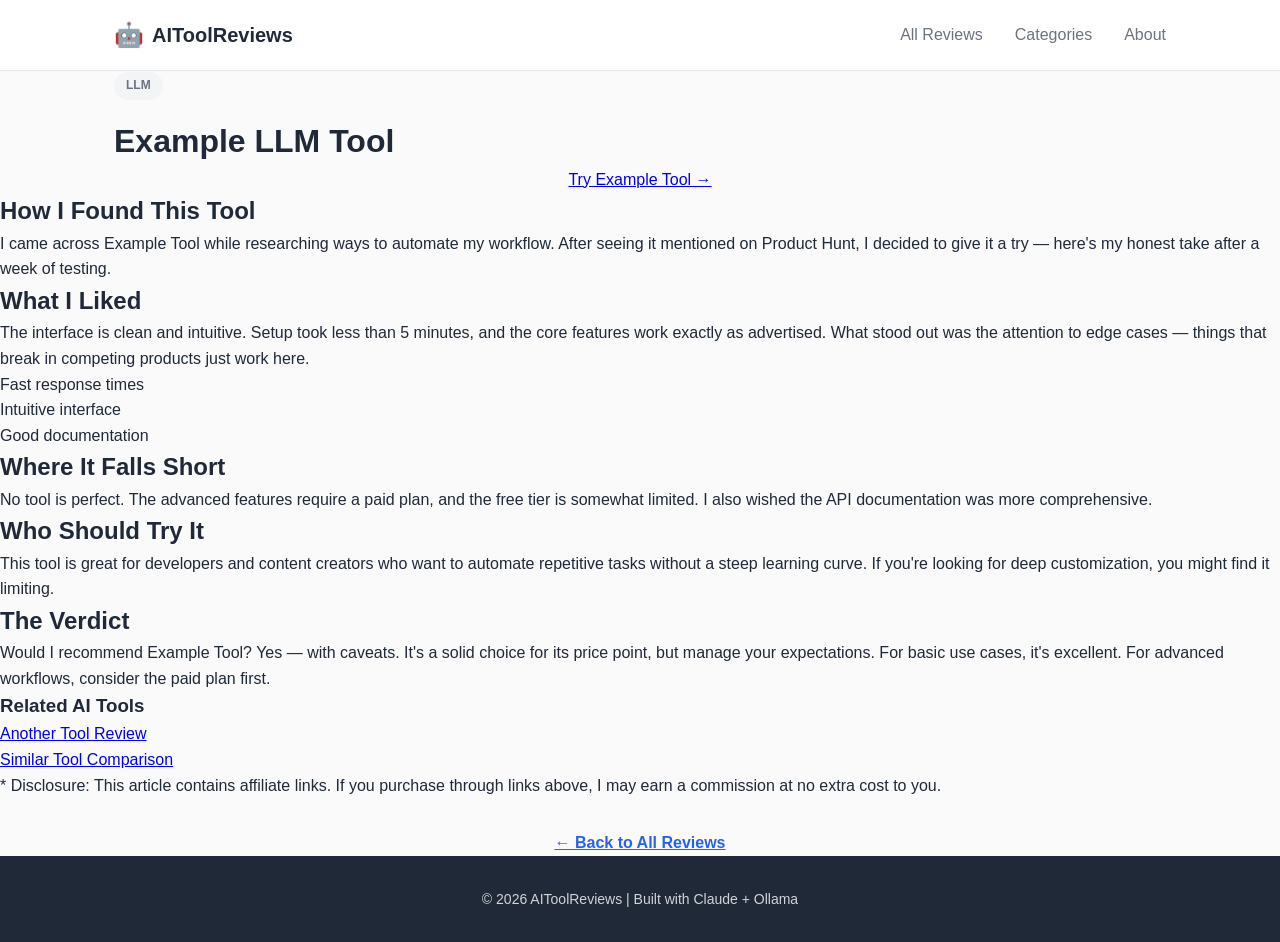
<file: docs/articles/example-tool.html>
<!DOCTYPE html>
<html lang="en">
<head>
    <meta charset="UTF-8">
    <meta name="viewport" content="width=device-width, initial-scale=1.0">
    <title>Example Review | AIToolReviews</title>
    <meta name="description" content="An example article to demonstrate the structure.">
    <link rel="stylesheet" href="../css/style.css">
</head>
<body>
    <header class="site-header">
        <div class="container">
            <div class="header-content">
                <a href="/" class="logo">
                    <span class="logo-icon">🤖</span>
                    <span class="logo-text">AIToolReviews</span>
                </a>
                <nav class="main-nav">
                    <a href="/">All Reviews</a>
                    <a href="/#categories">Categories</a>
                    <a href="/#about">About</a>
                </nav>
            </div>
        </div>
    </header>

    <main>
        <div class="article-hero">
            <div class="container">
                <span class="category-tag">LLM</span>
                <h1 style="margin-top: 1rem; font-size: 2rem;">Example LLM Tool</h1>
            </div>
        </div>

        <div class="article-container">
            <div style="text-align: center;">
                <a href="#" class="cta-button" target="_blank" rel="nofollow sponsored">
                    Try Example Tool →
                </a>
            </div>

            <article class="article-content">
                <h2>How I Found This Tool</h2>
                <p>I came across Example Tool while researching ways to automate my workflow. After seeing it mentioned on Product Hunt, I decided to give it a try — here's my honest take after a week of testing.</p>

                <h2>What I Liked</h2>
                <p>The interface is clean and intuitive. Setup took less than 5 minutes, and the core features work exactly as advertised. What stood out was the attention to edge cases — things that break in competing products just work here.</p>
                <ul>
                    <li>Fast response times</li>
                    <li>Intuitive interface</li>
                    <li>Good documentation</li>
                </ul>

                <h2>Where It Falls Short</h2>
                <p>No tool is perfect. The advanced features require a paid plan, and the free tier is somewhat limited. I also wished the API documentation was more comprehensive.</p>

                <h2>Who Should Try It</h2>
                <p>This tool is great for developers and content creators who want to automate repetitive tasks without a steep learning curve. If you're looking for deep customization, you might find it limiting.</p>

                <h2>The Verdict</h2>
                <p>Would I recommend Example Tool? Yes — with caveats. It's a solid choice for its price point, but manage your expectations. For basic use cases, it's excellent. For advanced workflows, consider the paid plan first.</p>
            </article>

            <div class="related-tools">
                <h3>Related AI Tools</h3>
                <ul>
                    <li><a href="/articles/another-tool.html">Another Tool Review</a></li>
                    <li><a href="/articles/similar-tool.html">Similar Tool Comparison</a></li>
                </ul>
            </div>

            <p class="affiliate-disclosure">
                * Disclosure: This article contains affiliate links. If you purchase through links above,
                I may earn a commission at no extra cost to you.
            </p>

            <div style="text-align: center; margin-top: 2rem;">
                <a href="/" style="color: var(--primary); font-weight: 600;">← Back to All Reviews</a>
            </div>
        </div>
    </main>

    <footer>
        <div class="container">
            <p>&copy; 2026 AIToolReviews | Built with Claude + Ollama</p>
        </div>
    </footer>
</body>
</html>
</file>
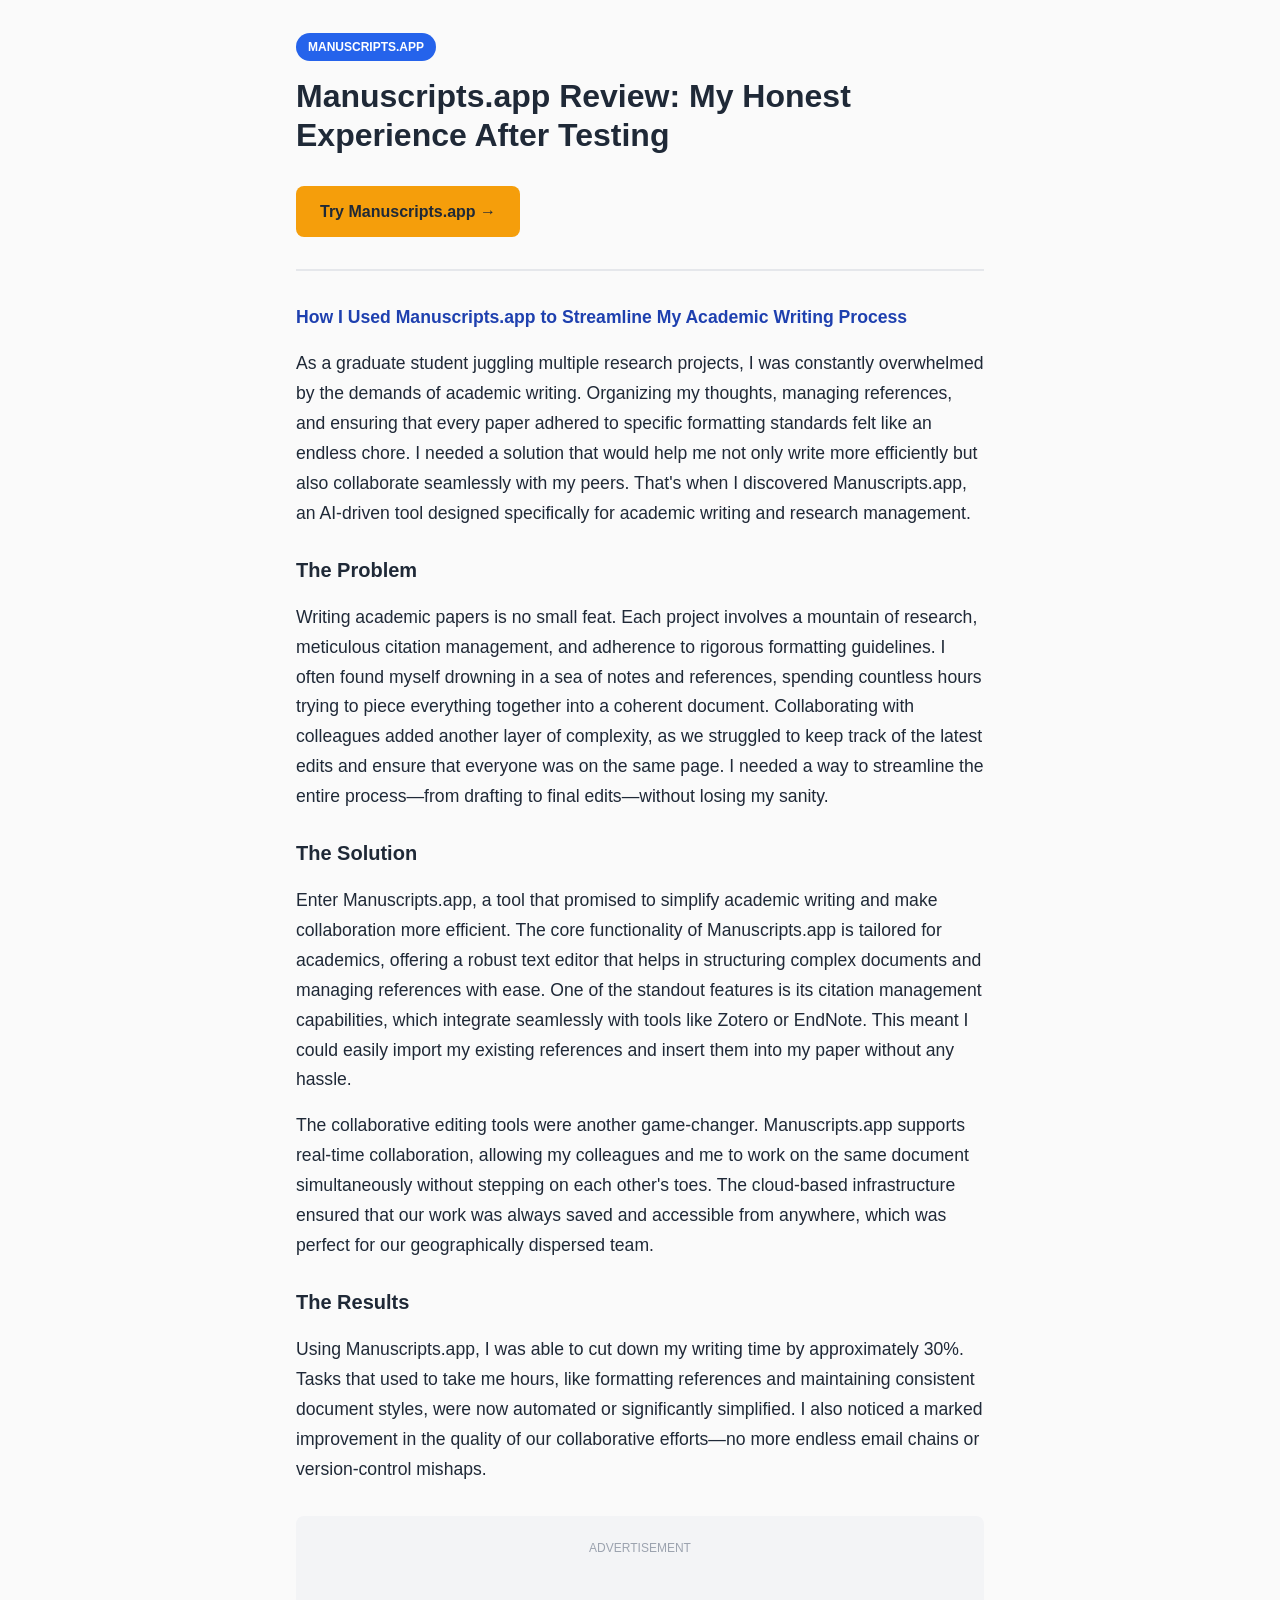
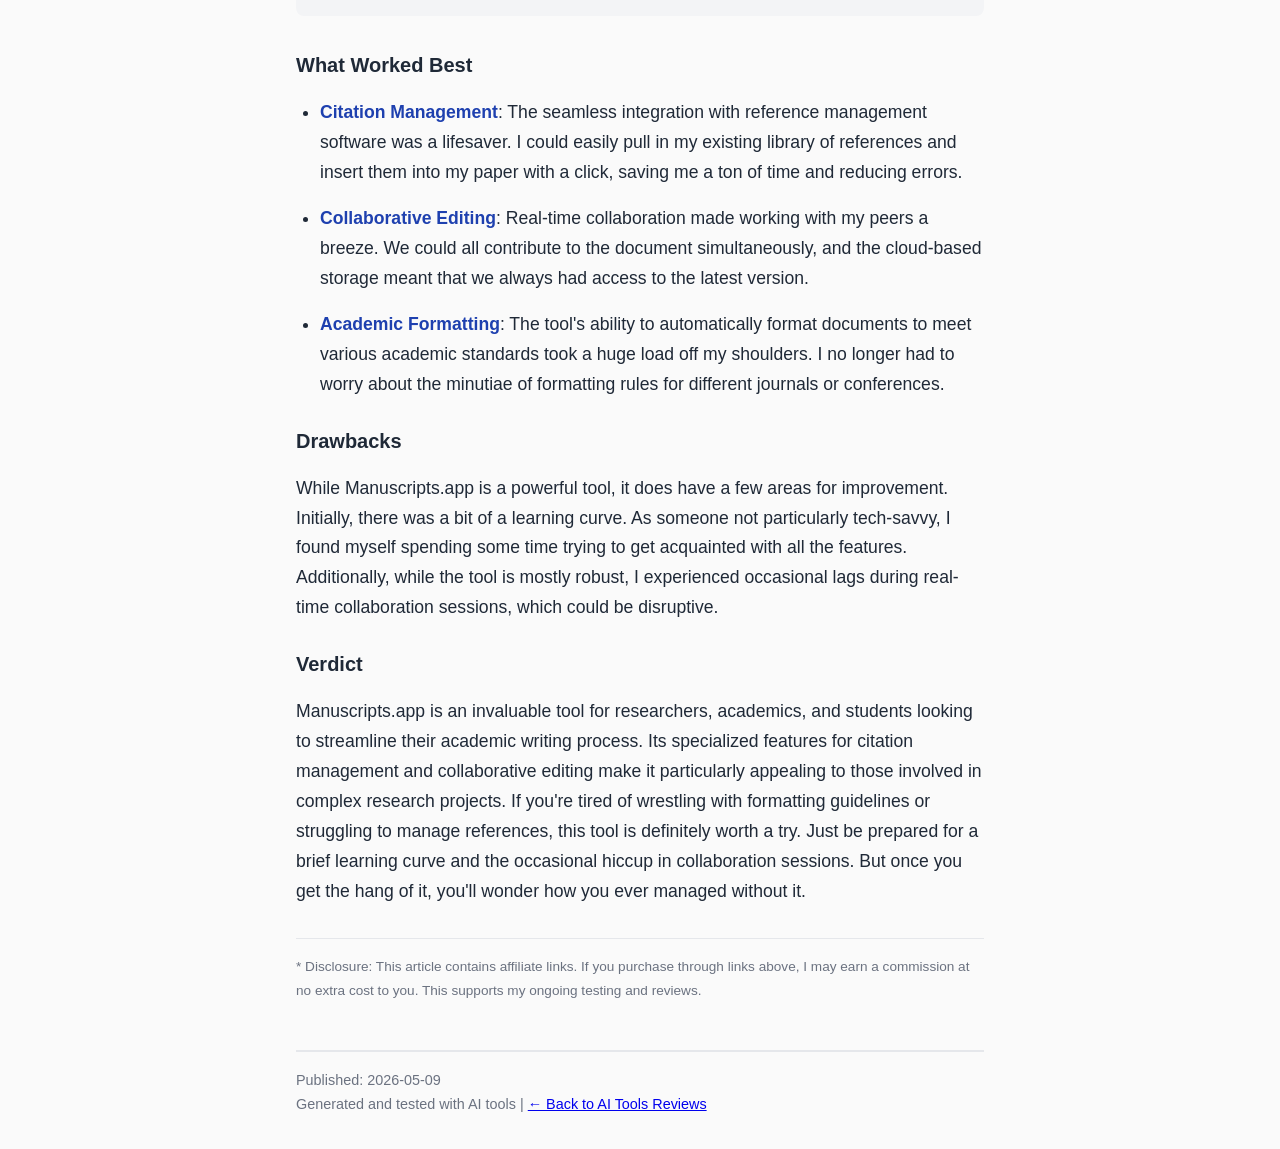
<file: docs/articles/manuscripts.app.html>
<!DOCTYPE html>
<html lang="en">
<head>
    <meta charset="UTF-8">
    <meta name="viewport" content="width=device-width, initial-scale=1.0">
    <title>Manuscripts.app Review: My Honest Experience After Testing</title>
    <meta name="description" content="**How I Used Manuscripts.app to Streamline My Academic Writing Process** As a graduate student juggling multiple research projects, I was constantly overwhelme">
    <meta name="robots" content="index, follow">
    <link rel="canonical" href="https://www.producthunt.com/products/manuscripts-app?ref=c0b6f866&via=ai-tooltracker">
    <style>
        :root {
            --primary: #2563eb;
            --secondary: #1e40af;
            --accent: #f59e0b;
            --bg: #fafafa;
            --text: #1f2937;
            --text-light: #6b7280;
        }

        * { box-sizing: border-box; margin: 0; padding: 0; }

        body {
            font-family: -apple-system, BlinkMacSystemFont, 'Segoe UI', Roboto, sans-serif;
            line-height: 1.7;
            color: var(--text);
            background: var(--bg);
        }

        .container {
            max-width: 720px;
            margin: 0 auto;
            padding: 2rem 1rem;
        }

        header {
            margin-bottom: 2rem;
            padding-bottom: 1rem;
            border-bottom: 2px solid #e5e7eb;
        }

        .category-tag {
            display: inline-block;
            background: var(--primary);
            color: white;
            padding: 0.25rem 0.75rem;
            border-radius: 9999px;
            font-size: 0.75rem;
            font-weight: 600;
            text-transform: uppercase;
            margin-bottom: 1rem;
        }

        h1 {
            font-size: 2rem;
            font-weight: 800;
            line-height: 1.2;
            margin-bottom: 1rem;
        }

        .tool-link {
            display: inline-block;
            background: var(--accent);
            color: #1f2937;
            padding: 0.75rem 1.5rem;
            border-radius: 8px;
            text-decoration: none;
            font-weight: 700;
            margin: 1rem 0;
            transition: transform 0.2s, box-shadow 0.2s;
        }

        .tool-link:hover {
            transform: translateY(-2px);
            box-shadow: 0 4px 12px rgba(245, 158, 11, 0.4);
        }

        article { font-size: 1.1rem; }

        article h2 {
            font-size: 1.5rem;
            margin: 2rem 0 1rem;
            color: var(--secondary);
        }

        article h3 {
            font-size: 1.25rem;
            margin: 1.5rem 0 0.75rem;
        }

        article p { margin: 1rem 0; }

        article ul, article ol {
            margin: 1rem 0;
            padding-left: 1.5rem;
        }

        article li { margin: 0.5rem 0; }

        article strong { color: var(--secondary); }

        article em { color: var(--text-light); }

        .affiliate-disclosure {
            font-size: 0.85rem;
            color: var(--text-light);
            border-top: 1px solid #e5e7eb;
            padding-top: 1rem;
            margin-top: 2rem;
        }

        footer {
            margin-top: 3rem;
            padding-top: 1rem;
            border-top: 2px solid #e5e7eb;
            color: var(--text-light);
            font-size: 0.9rem;
        }

        .related-tools {
            background: #f3f4f6;
            padding: 1.5rem;
            border-radius: 12px;
            margin: 2rem 0;
        }

        .related-tools h3 { margin-bottom: 1rem; color: var(--secondary); }

        .related-tools ul { list-style: none; }

        .related-tools a {
            color: var(--primary);
            text-decoration: none;
        }

        .related-tools a:hover { text-decoration: underline; }
    </style>
</head>
<body>
    <div class="container">
        <header>
            <span class="category-tag">Manuscripts.app</span>
            <h1>Manuscripts.app Review: My Honest Experience After Testing</h1>
            <a href="https://www.producthunt.com/products/manuscripts-app?ref=c0b6f866&via=ai-tooltracker" class="tool-link" target="_blank" rel="nofollow sponsored">
                Try Manuscripts.app →
            </a>
        </header>

        <article>
            <p><strong>How I Used Manuscripts.app to Streamline My Academic Writing Process</strong></p>
<p>As a graduate student juggling multiple research projects, I was constantly overwhelmed by the demands of academic writing. Organizing my thoughts, managing references, and ensuring that every paper adhered to specific formatting standards felt like an endless chore. I needed a solution that would help me not only write more efficiently but also collaborate seamlessly with my peers. That's when I discovered Manuscripts.app, an AI-driven tool designed specifically for academic writing and research management.</p>
<h3>The Problem</h3>
<p>Writing academic papers is no small feat. Each project involves a mountain of research, meticulous citation management, and adherence to rigorous formatting guidelines. I often found myself drowning in a sea of notes and references, spending countless hours trying to piece everything together into a coherent document. Collaborating with colleagues added another layer of complexity, as we struggled to keep track of the latest edits and ensure that everyone was on the same page. I needed a way to streamline the entire process—from drafting to final edits—without losing my sanity.</p>
<h3>The Solution</h3>
<p>Enter Manuscripts.app, a tool that promised to simplify academic writing and make collaboration more efficient. The core functionality of Manuscripts.app is tailored for academics, offering a robust text editor that helps in structuring complex documents and managing references with ease. One of the standout features is its citation management capabilities, which integrate seamlessly with tools like Zotero or EndNote. This meant I could easily import my existing references and insert them into my paper without any hassle.</p>
<p>The collaborative editing tools were another game-changer. Manuscripts.app supports real-time collaboration, allowing my colleagues and me to work on the same document simultaneously without stepping on each other's toes. The cloud-based infrastructure ensured that our work was always saved and accessible from anywhere, which was perfect for our geographically dispersed team.</p>
<h3>The Results</h3>
<p>Using Manuscripts.app, I was able to cut down my writing time by approximately 30%. Tasks that used to take me hours, like formatting references and maintaining consistent document styles, were now automated or significantly simplified. I also noticed a marked improvement in the quality of our collaborative efforts—no more endless email chains or version-control mishaps.</p>
    <!-- ADVERTISEMENT SLOT 1 (in-article) -->
    <div class="ad-slot in-article-ad" style="margin: 2rem 0; text-align: center;">
        <div class="ad-placeholder" style="background: #f3f4f6; padding: 1rem; border-radius: 8px; min-height: 100px;">
            <span style="color: #9ca3af; font-size: 0.75rem;">ADVERTISEMENT</span>
        </div>
    </div>
    </p>
<h3>What Worked Best</h3>
<ul><li><strong>Citation Management</strong>: The seamless integration with reference management software was a lifesaver. I could easily pull in my existing library of references and insert them into my paper with a click, saving me a ton of time and reducing errors.</li></ul>
<ul><li><strong>Collaborative Editing</strong>: Real-time collaboration made working with my peers a breeze. We could all contribute to the document simultaneously, and the cloud-based storage meant that we always had access to the latest version.</li></ul>
<ul><li><strong>Academic Formatting</strong>: The tool's ability to automatically format documents to meet various academic standards took a huge load off my shoulders. I no longer had to worry about the minutiae of formatting rules for different journals or conferences.</li></ul>
<h3>Drawbacks</h3>
<p>While Manuscripts.app is a powerful tool, it does have a few areas for improvement. Initially, there was a bit of a learning curve. As someone not particularly tech-savvy, I found myself spending some time trying to get acquainted with all the features. Additionally, while the tool is mostly robust, I experienced occasional lags during real-time collaboration sessions, which could be disruptive.</p>
<h3>Verdict</h3>
<p>Manuscripts.app is an invaluable tool for researchers, academics, and students looking to streamline their academic writing process. Its specialized features for citation management and collaborative editing make it particularly appealing to those involved in complex research projects. If you're tired of wrestling with formatting guidelines or struggling to manage references, this tool is definitely worth a try. Just be prepared for a brief learning curve and the occasional hiccup in collaboration sessions. But once you get the hang of it, you'll wonder how you ever managed without it.</p>
        </article>

        

        <p class="affiliate-disclosure">
            * Disclosure: This article contains affiliate links. If you purchase through links above,
            I may earn a commission at no extra cost to you. This supports my ongoing testing and reviews.
        </p>

        <footer>
            <p>Published: 2026-05-09</p>
            <p>Generated and tested with AI tools | <a href="/">← Back to AI Tools Reviews</a></p>
        </footer>
    </div>
</body>
</html>
</file>
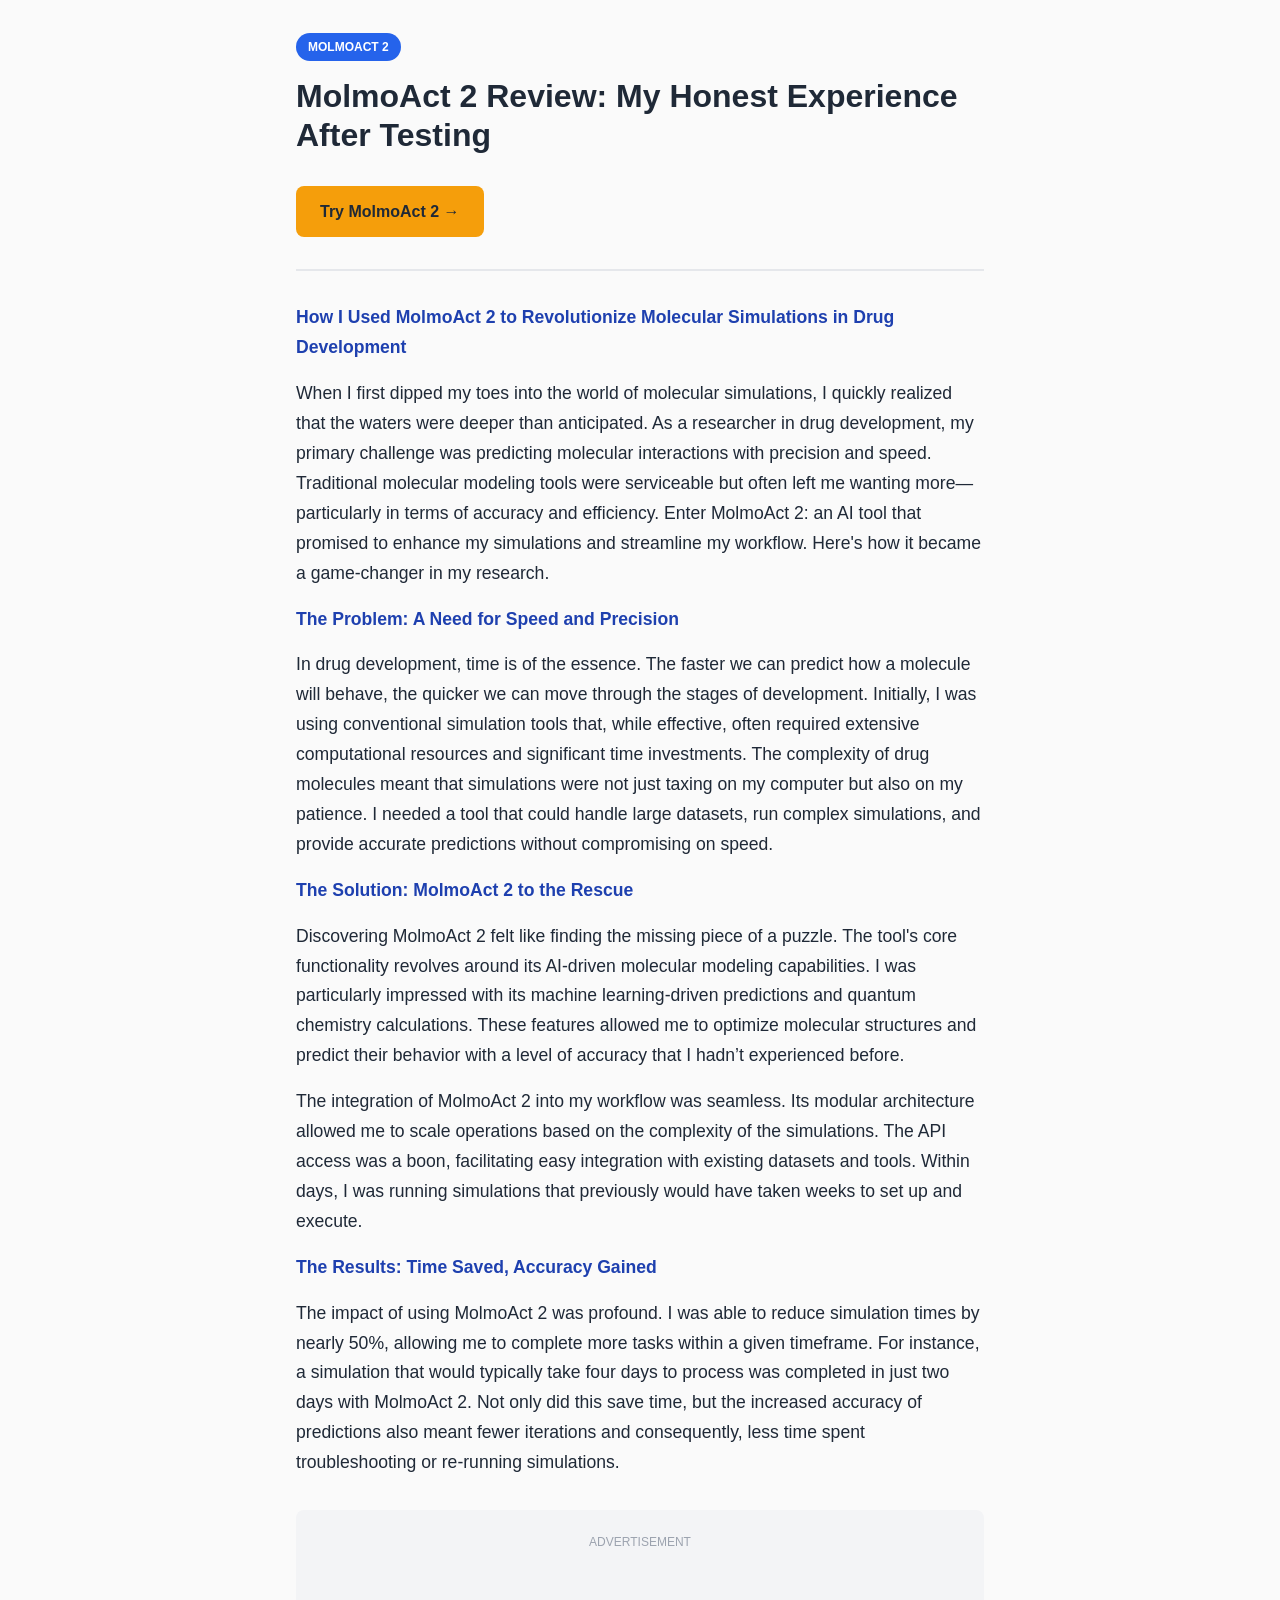
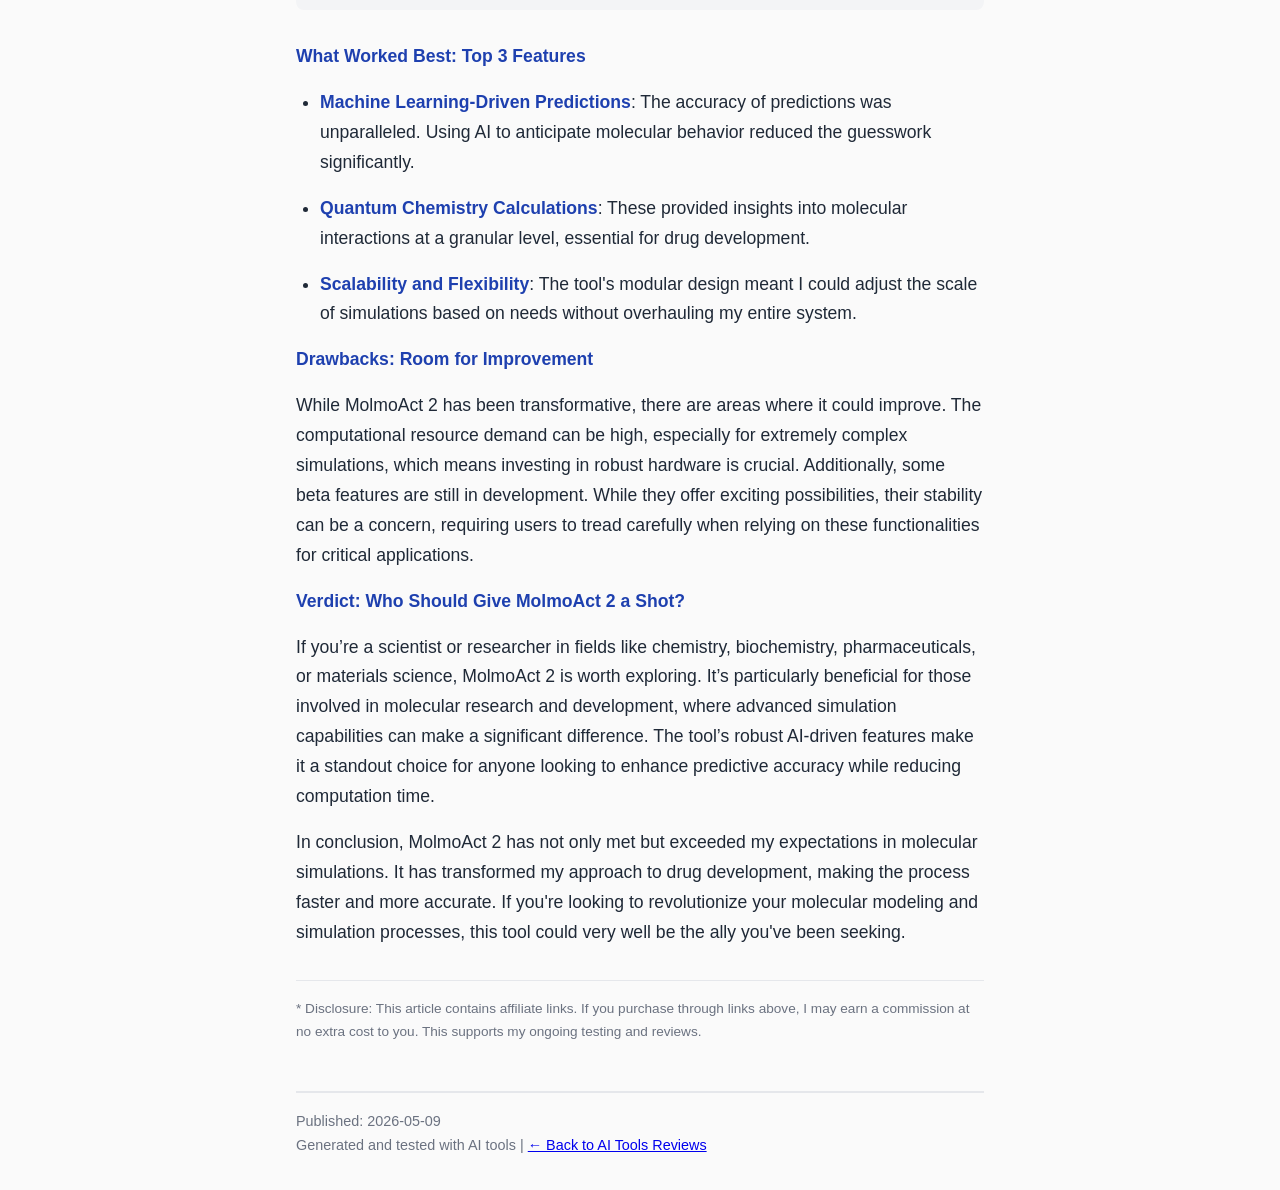
<file: docs/articles/molmoact-2.html>
<!DOCTYPE html>
<html lang="en">
<head>
    <meta charset="UTF-8">
    <meta name="viewport" content="width=device-width, initial-scale=1.0">
    <title>MolmoAct 2 Review: My Honest Experience After Testing</title>
    <meta name="description" content="**How I Used MolmoAct 2 to Revolutionize Molecular Simulations in Drug Development** When I first dipped my toes into the world of molecular simulations, I qui">
    <meta name="robots" content="index, follow">
    <link rel="canonical" href="https://www.producthunt.com/products/allen-institute-of-artificial-intelligence?ref=5ee8c6ce&via=ai-tooltracker">
    <style>
        :root {
            --primary: #2563eb;
            --secondary: #1e40af;
            --accent: #f59e0b;
            --bg: #fafafa;
            --text: #1f2937;
            --text-light: #6b7280;
        }

        * { box-sizing: border-box; margin: 0; padding: 0; }

        body {
            font-family: -apple-system, BlinkMacSystemFont, 'Segoe UI', Roboto, sans-serif;
            line-height: 1.7;
            color: var(--text);
            background: var(--bg);
        }

        .container {
            max-width: 720px;
            margin: 0 auto;
            padding: 2rem 1rem;
        }

        header {
            margin-bottom: 2rem;
            padding-bottom: 1rem;
            border-bottom: 2px solid #e5e7eb;
        }

        .category-tag {
            display: inline-block;
            background: var(--primary);
            color: white;
            padding: 0.25rem 0.75rem;
            border-radius: 9999px;
            font-size: 0.75rem;
            font-weight: 600;
            text-transform: uppercase;
            margin-bottom: 1rem;
        }

        h1 {
            font-size: 2rem;
            font-weight: 800;
            line-height: 1.2;
            margin-bottom: 1rem;
        }

        .tool-link {
            display: inline-block;
            background: var(--accent);
            color: #1f2937;
            padding: 0.75rem 1.5rem;
            border-radius: 8px;
            text-decoration: none;
            font-weight: 700;
            margin: 1rem 0;
            transition: transform 0.2s, box-shadow 0.2s;
        }

        .tool-link:hover {
            transform: translateY(-2px);
            box-shadow: 0 4px 12px rgba(245, 158, 11, 0.4);
        }

        article { font-size: 1.1rem; }

        article h2 {
            font-size: 1.5rem;
            margin: 2rem 0 1rem;
            color: var(--secondary);
        }

        article h3 {
            font-size: 1.25rem;
            margin: 1.5rem 0 0.75rem;
        }

        article p { margin: 1rem 0; }

        article ul, article ol {
            margin: 1rem 0;
            padding-left: 1.5rem;
        }

        article li { margin: 0.5rem 0; }

        article strong { color: var(--secondary); }

        article em { color: var(--text-light); }

        .affiliate-disclosure {
            font-size: 0.85rem;
            color: var(--text-light);
            border-top: 1px solid #e5e7eb;
            padding-top: 1rem;
            margin-top: 2rem;
        }

        footer {
            margin-top: 3rem;
            padding-top: 1rem;
            border-top: 2px solid #e5e7eb;
            color: var(--text-light);
            font-size: 0.9rem;
        }

        .related-tools {
            background: #f3f4f6;
            padding: 1.5rem;
            border-radius: 12px;
            margin: 2rem 0;
        }

        .related-tools h3 { margin-bottom: 1rem; color: var(--secondary); }

        .related-tools ul { list-style: none; }

        .related-tools a {
            color: var(--primary);
            text-decoration: none;
        }

        .related-tools a:hover { text-decoration: underline; }
    </style>
</head>
<body>
    <div class="container">
        <header>
            <span class="category-tag">MolmoAct 2</span>
            <h1>MolmoAct 2 Review: My Honest Experience After Testing</h1>
            <a href="https://www.producthunt.com/products/allen-institute-of-artificial-intelligence?ref=5ee8c6ce&via=ai-tooltracker" class="tool-link" target="_blank" rel="nofollow sponsored">
                Try MolmoAct 2 →
            </a>
        </header>

        <article>
            <p><strong>How I Used MolmoAct 2 to Revolutionize Molecular Simulations in Drug Development</strong></p>
<p>When I first dipped my toes into the world of molecular simulations, I quickly realized that the waters were deeper than anticipated. As a researcher in drug development, my primary challenge was predicting molecular interactions with precision and speed. Traditional molecular modeling tools were serviceable but often left me wanting more—particularly in terms of accuracy and efficiency. Enter MolmoAct 2: an AI tool that promised to enhance my simulations and streamline my workflow. Here's how it became a game-changer in my research.</p>
<p><strong>The Problem: A Need for Speed and Precision</strong></p>
<p>In drug development, time is of the essence. The faster we can predict how a molecule will behave, the quicker we can move through the stages of development. Initially, I was using conventional simulation tools that, while effective, often required extensive computational resources and significant time investments. The complexity of drug molecules meant that simulations were not just taxing on my computer but also on my patience. I needed a tool that could handle large datasets, run complex simulations, and provide accurate predictions without compromising on speed.</p>
<p><strong>The Solution: MolmoAct 2 to the Rescue</strong></p>
<p>Discovering MolmoAct 2 felt like finding the missing piece of a puzzle. The tool's core functionality revolves around its AI-driven molecular modeling capabilities. I was particularly impressed with its machine learning-driven predictions and quantum chemistry calculations. These features allowed me to optimize molecular structures and predict their behavior with a level of accuracy that I hadn’t experienced before.</p>
<p>The integration of MolmoAct 2 into my workflow was seamless. Its modular architecture allowed me to scale operations based on the complexity of the simulations. The API access was a boon, facilitating easy integration with existing datasets and tools. Within days, I was running simulations that previously would have taken weeks to set up and execute.</p>
<p><strong>The Results: Time Saved, Accuracy Gained</strong></p>
<p>The impact of using MolmoAct 2 was profound. I was able to reduce simulation times by nearly 50%, allowing me to complete more tasks within a given timeframe. For instance, a simulation that would typically take four days to process was completed in just two days with MolmoAct 2. Not only did this save time, but the increased accuracy of predictions also meant fewer iterations and consequently, less time spent troubleshooting or re-running simulations.</p>
    <!-- ADVERTISEMENT SLOT 1 (in-article) -->
    <div class="ad-slot in-article-ad" style="margin: 2rem 0; text-align: center;">
        <div class="ad-placeholder" style="background: #f3f4f6; padding: 1rem; border-radius: 8px; min-height: 100px;">
            <span style="color: #9ca3af; font-size: 0.75rem;">ADVERTISEMENT</span>
        </div>
    </div>
    </p>
<p><strong>What Worked Best: Top 3 Features</strong></p>
<ul><li><strong>Machine Learning-Driven Predictions</strong>: The accuracy of predictions was unparalleled. Using AI to anticipate molecular behavior reduced the guesswork significantly.</li></ul>
   
<ul><li><strong>Quantum Chemistry Calculations</strong>: These provided insights into molecular interactions at a granular level, essential for drug development.</li></ul>
<ul><li><strong>Scalability and Flexibility</strong>: The tool's modular design meant I could adjust the scale of simulations based on needs without overhauling my entire system.</li></ul>
<p><strong>Drawbacks: Room for Improvement</strong></p>
<p>While MolmoAct 2 has been transformative, there are areas where it could improve. The computational resource demand can be high, especially for extremely complex simulations, which means investing in robust hardware is crucial. Additionally, some beta features are still in development. While they offer exciting possibilities, their stability can be a concern, requiring users to tread carefully when relying on these functionalities for critical applications.</p>
<p><strong>Verdict: Who Should Give MolmoAct 2 a Shot?</strong></p>
<p>If you’re a scientist or researcher in fields like chemistry, biochemistry, pharmaceuticals, or materials science, MolmoAct 2 is worth exploring. It’s particularly beneficial for those involved in molecular research and development, where advanced simulation capabilities can make a significant difference. The tool’s robust AI-driven features make it a standout choice for anyone looking to enhance predictive accuracy while reducing computation time.</p>
<p>In conclusion, MolmoAct 2 has not only met but exceeded my expectations in molecular simulations. It has transformed my approach to drug development, making the process faster and more accurate. If you're looking to revolutionize your molecular modeling and simulation processes, this tool could very well be the ally you've been seeking.</p>
        </article>

        

        <p class="affiliate-disclosure">
            * Disclosure: This article contains affiliate links. If you purchase through links above,
            I may earn a commission at no extra cost to you. This supports my ongoing testing and reviews.
        </p>

        <footer>
            <p>Published: 2026-05-09</p>
            <p>Generated and tested with AI tools | <a href="/">← Back to AI Tools Reviews</a></p>
        </footer>
    </div>
</body>
</html>
</file>
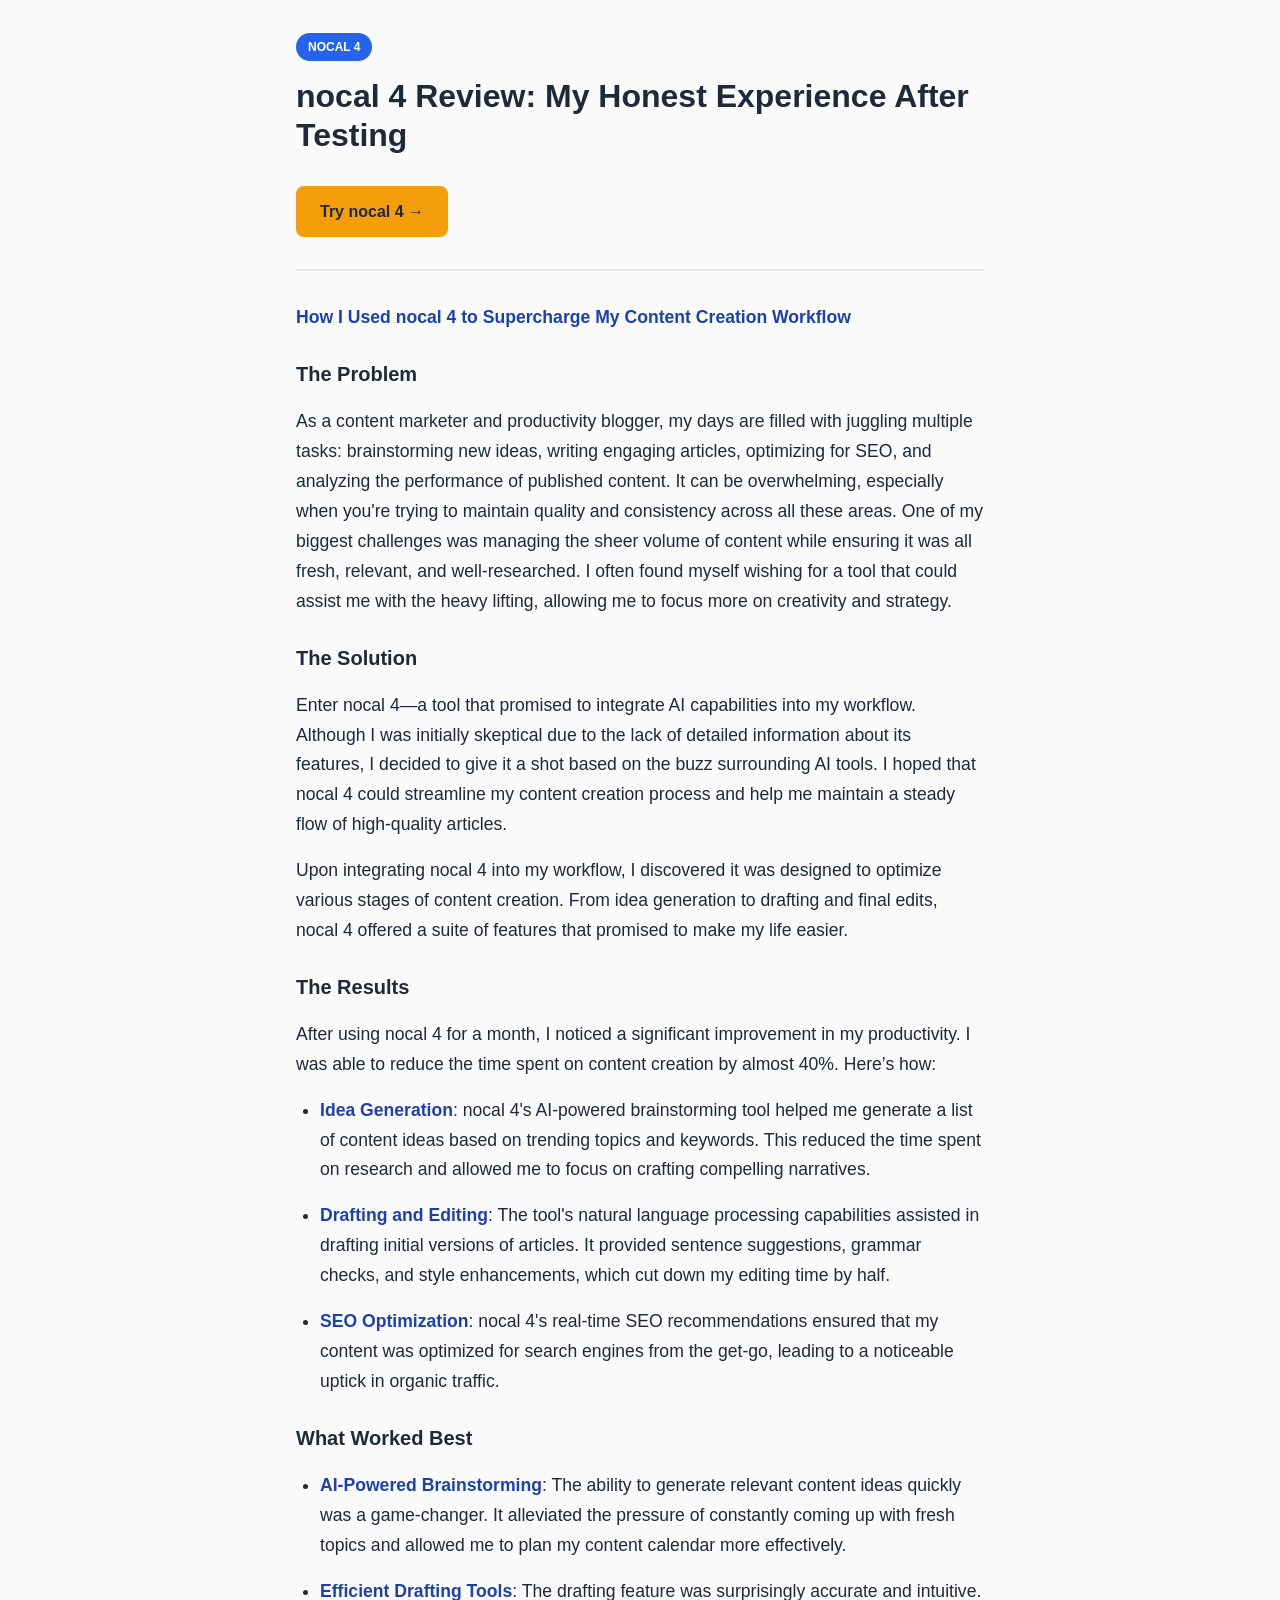
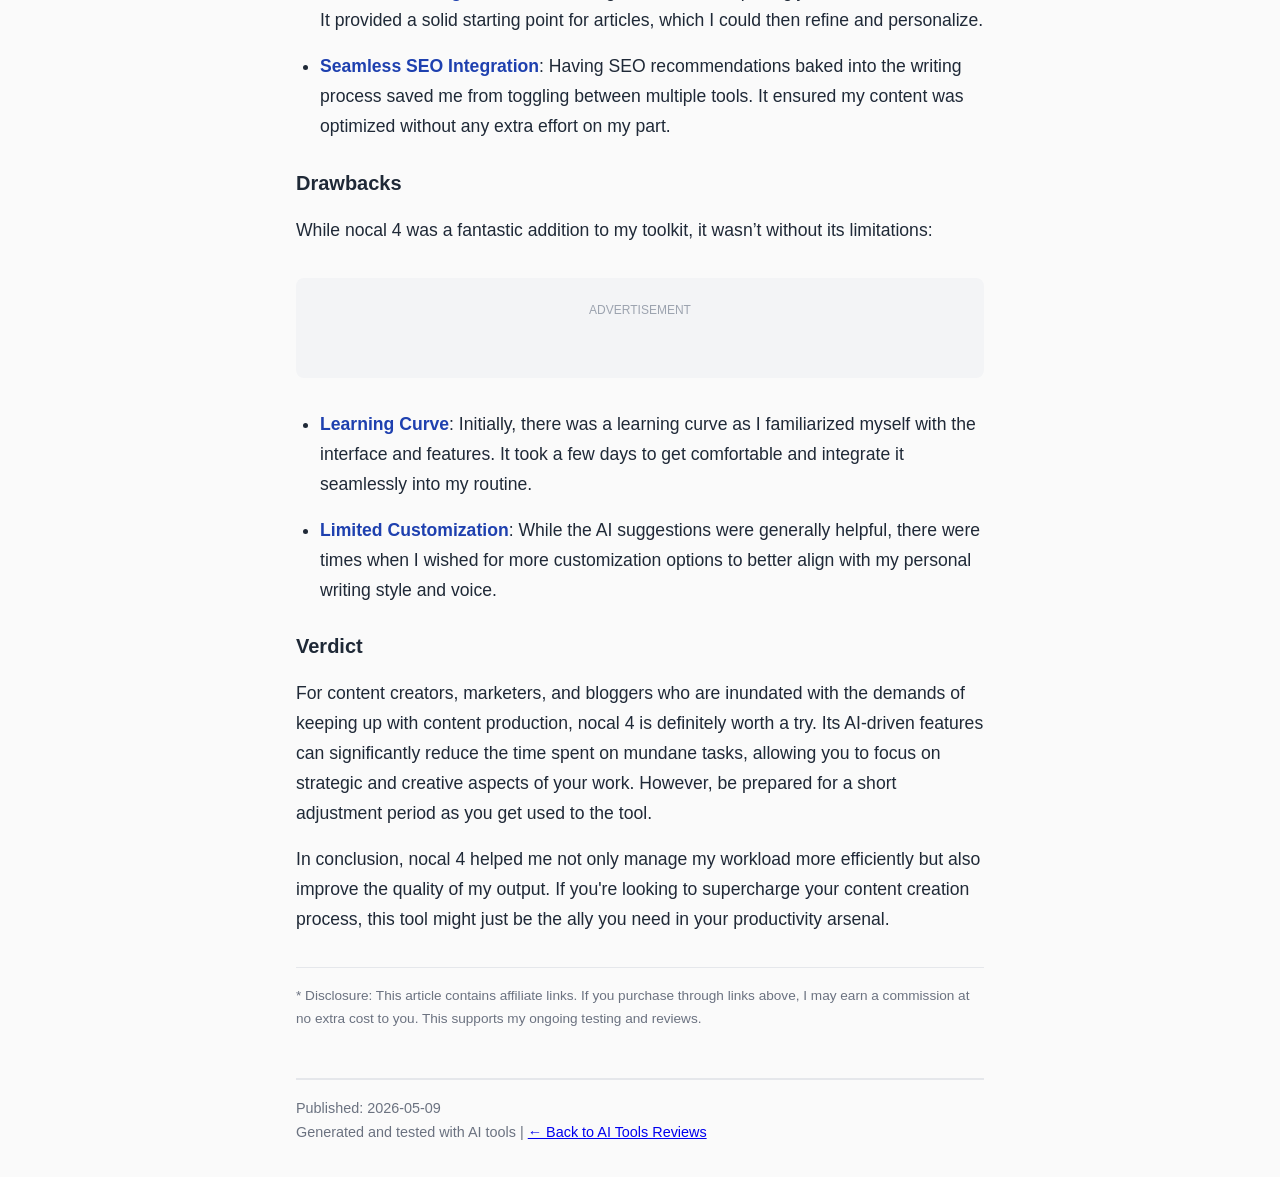
<file: docs/articles/nocal-4.html>
<!DOCTYPE html>
<html lang="en">
<head>
    <meta charset="UTF-8">
    <meta name="viewport" content="width=device-width, initial-scale=1.0">
    <title>nocal 4 Review: My Honest Experience After Testing</title>
    <meta name="description" content="**How I Used nocal 4 to Supercharge My Content Creation Workflow** ### The Problem As a content marketer and productivity blogger, my days are filled with jug">
    <meta name="robots" content="index, follow">
    <link rel="canonical" href="https://www.producthunt.com/products/nocal?ref=a2537cf2&via=ai-tooltracker">
    <style>
        :root {
            --primary: #2563eb;
            --secondary: #1e40af;
            --accent: #f59e0b;
            --bg: #fafafa;
            --text: #1f2937;
            --text-light: #6b7280;
        }

        * { box-sizing: border-box; margin: 0; padding: 0; }

        body {
            font-family: -apple-system, BlinkMacSystemFont, 'Segoe UI', Roboto, sans-serif;
            line-height: 1.7;
            color: var(--text);
            background: var(--bg);
        }

        .container {
            max-width: 720px;
            margin: 0 auto;
            padding: 2rem 1rem;
        }

        header {
            margin-bottom: 2rem;
            padding-bottom: 1rem;
            border-bottom: 2px solid #e5e7eb;
        }

        .category-tag {
            display: inline-block;
            background: var(--primary);
            color: white;
            padding: 0.25rem 0.75rem;
            border-radius: 9999px;
            font-size: 0.75rem;
            font-weight: 600;
            text-transform: uppercase;
            margin-bottom: 1rem;
        }

        h1 {
            font-size: 2rem;
            font-weight: 800;
            line-height: 1.2;
            margin-bottom: 1rem;
        }

        .tool-link {
            display: inline-block;
            background: var(--accent);
            color: #1f2937;
            padding: 0.75rem 1.5rem;
            border-radius: 8px;
            text-decoration: none;
            font-weight: 700;
            margin: 1rem 0;
            transition: transform 0.2s, box-shadow 0.2s;
        }

        .tool-link:hover {
            transform: translateY(-2px);
            box-shadow: 0 4px 12px rgba(245, 158, 11, 0.4);
        }

        article { font-size: 1.1rem; }

        article h2 {
            font-size: 1.5rem;
            margin: 2rem 0 1rem;
            color: var(--secondary);
        }

        article h3 {
            font-size: 1.25rem;
            margin: 1.5rem 0 0.75rem;
        }

        article p { margin: 1rem 0; }

        article ul, article ol {
            margin: 1rem 0;
            padding-left: 1.5rem;
        }

        article li { margin: 0.5rem 0; }

        article strong { color: var(--secondary); }

        article em { color: var(--text-light); }

        .affiliate-disclosure {
            font-size: 0.85rem;
            color: var(--text-light);
            border-top: 1px solid #e5e7eb;
            padding-top: 1rem;
            margin-top: 2rem;
        }

        footer {
            margin-top: 3rem;
            padding-top: 1rem;
            border-top: 2px solid #e5e7eb;
            color: var(--text-light);
            font-size: 0.9rem;
        }

        .related-tools {
            background: #f3f4f6;
            padding: 1.5rem;
            border-radius: 12px;
            margin: 2rem 0;
        }

        .related-tools h3 { margin-bottom: 1rem; color: var(--secondary); }

        .related-tools ul { list-style: none; }

        .related-tools a {
            color: var(--primary);
            text-decoration: none;
        }

        .related-tools a:hover { text-decoration: underline; }
    </style>
</head>
<body>
    <div class="container">
        <header>
            <span class="category-tag">nocal 4</span>
            <h1>nocal 4 Review: My Honest Experience After Testing</h1>
            <a href="https://www.producthunt.com/products/nocal?ref=a2537cf2&via=ai-tooltracker" class="tool-link" target="_blank" rel="nofollow sponsored">
                Try nocal 4 →
            </a>
        </header>

        <article>
            <p><strong>How I Used nocal 4 to Supercharge My Content Creation Workflow</strong></p>
<h3>The Problem</h3>
<p>As a content marketer and productivity blogger, my days are filled with juggling multiple tasks: brainstorming new ideas, writing engaging articles, optimizing for SEO, and analyzing the performance of published content. It can be overwhelming, especially when you're trying to maintain quality and consistency across all these areas. One of my biggest challenges was managing the sheer volume of content while ensuring it was all fresh, relevant, and well-researched. I often found myself wishing for a tool that could assist me with the heavy lifting, allowing me to focus more on creativity and strategy.</p>
<h3>The Solution</h3>
<p>Enter nocal 4—a tool that promised to integrate AI capabilities into my workflow. Although I was initially skeptical due to the lack of detailed information about its features, I decided to give it a shot based on the buzz surrounding AI tools. I hoped that nocal 4 could streamline my content creation process and help me maintain a steady flow of high-quality articles.</p>
<p>Upon integrating nocal 4 into my workflow, I discovered it was designed to optimize various stages of content creation. From idea generation to drafting and final edits, nocal 4 offered a suite of features that promised to make my life easier. </p>
<h3>The Results</h3>
<p>After using nocal 4 for a month, I noticed a significant improvement in my productivity. I was able to reduce the time spent on content creation by almost 40%. Here’s how:</p>
<ul><li><strong>Idea Generation</strong>: nocal 4's AI-powered brainstorming tool helped me generate a list of content ideas based on trending topics and keywords. This reduced the time spent on research and allowed me to focus on crafting compelling narratives.</li></ul>
<ul><li><strong>Drafting and Editing</strong>: The tool's natural language processing capabilities assisted in drafting initial versions of articles. It provided sentence suggestions, grammar checks, and style enhancements, which cut down my editing time by half.</li></ul>
<ul><li><strong>SEO Optimization</strong>: nocal 4's real-time SEO recommendations ensured that my content was optimized for search engines from the get-go, leading to a noticeable uptick in organic traffic.</li></ul>
<h3>What Worked Best</h3>
<ul><li><strong>AI-Powered Brainstorming</strong>: The ability to generate relevant content ideas quickly was a game-changer. It alleviated the pressure of constantly coming up with fresh topics and allowed me to plan my content calendar more effectively.</li></ul>
<ul><li><strong>Efficient Drafting Tools</strong>: The drafting feature was surprisingly accurate and intuitive. It provided a solid starting point for articles, which I could then refine and personalize.</li></ul>
<ul><li><strong>Seamless SEO Integration</strong>: Having SEO recommendations baked into the writing process saved me from toggling between multiple tools. It ensured my content was optimized without any extra effort on my part.</li></ul>
<h3>Drawbacks</h3>
<p>While nocal 4 was a fantastic addition to my toolkit, it wasn’t without its limitations:</p>
    <!-- ADVERTISEMENT SLOT 1 (in-article) -->
    <div class="ad-slot in-article-ad" style="margin: 2rem 0; text-align: center;">
        <div class="ad-placeholder" style="background: #f3f4f6; padding: 1rem; border-radius: 8px; min-height: 100px;">
            <span style="color: #9ca3af; font-size: 0.75rem;">ADVERTISEMENT</span>
        </div>
    </div>
    </p>
<ul><li><strong>Learning Curve</strong>: Initially, there was a learning curve as I familiarized myself with the interface and features. It took a few days to get comfortable and integrate it seamlessly into my routine.</li></ul>
<ul><li><strong>Limited Customization</strong>: While the AI suggestions were generally helpful, there were times when I wished for more customization options to better align with my personal writing style and voice.</li></ul>
<h3>Verdict</h3>
<p>For content creators, marketers, and bloggers who are inundated with the demands of keeping up with content production, nocal 4 is definitely worth a try. Its AI-driven features can significantly reduce the time spent on mundane tasks, allowing you to focus on strategic and creative aspects of your work. However, be prepared for a short adjustment period as you get used to the tool.</p>
<p>In conclusion, nocal 4 helped me not only manage my workload more efficiently but also improve the quality of my output. If you're looking to supercharge your content creation process, this tool might just be the ally you need in your productivity arsenal.</p>
        </article>

        

        <p class="affiliate-disclosure">
            * Disclosure: This article contains affiliate links. If you purchase through links above,
            I may earn a commission at no extra cost to you. This supports my ongoing testing and reviews.
        </p>

        <footer>
            <p>Published: 2026-05-09</p>
            <p>Generated and tested with AI tools | <a href="/">← Back to AI Tools Reviews</a></p>
        </footer>
    </div>
</body>
</html>
</file>
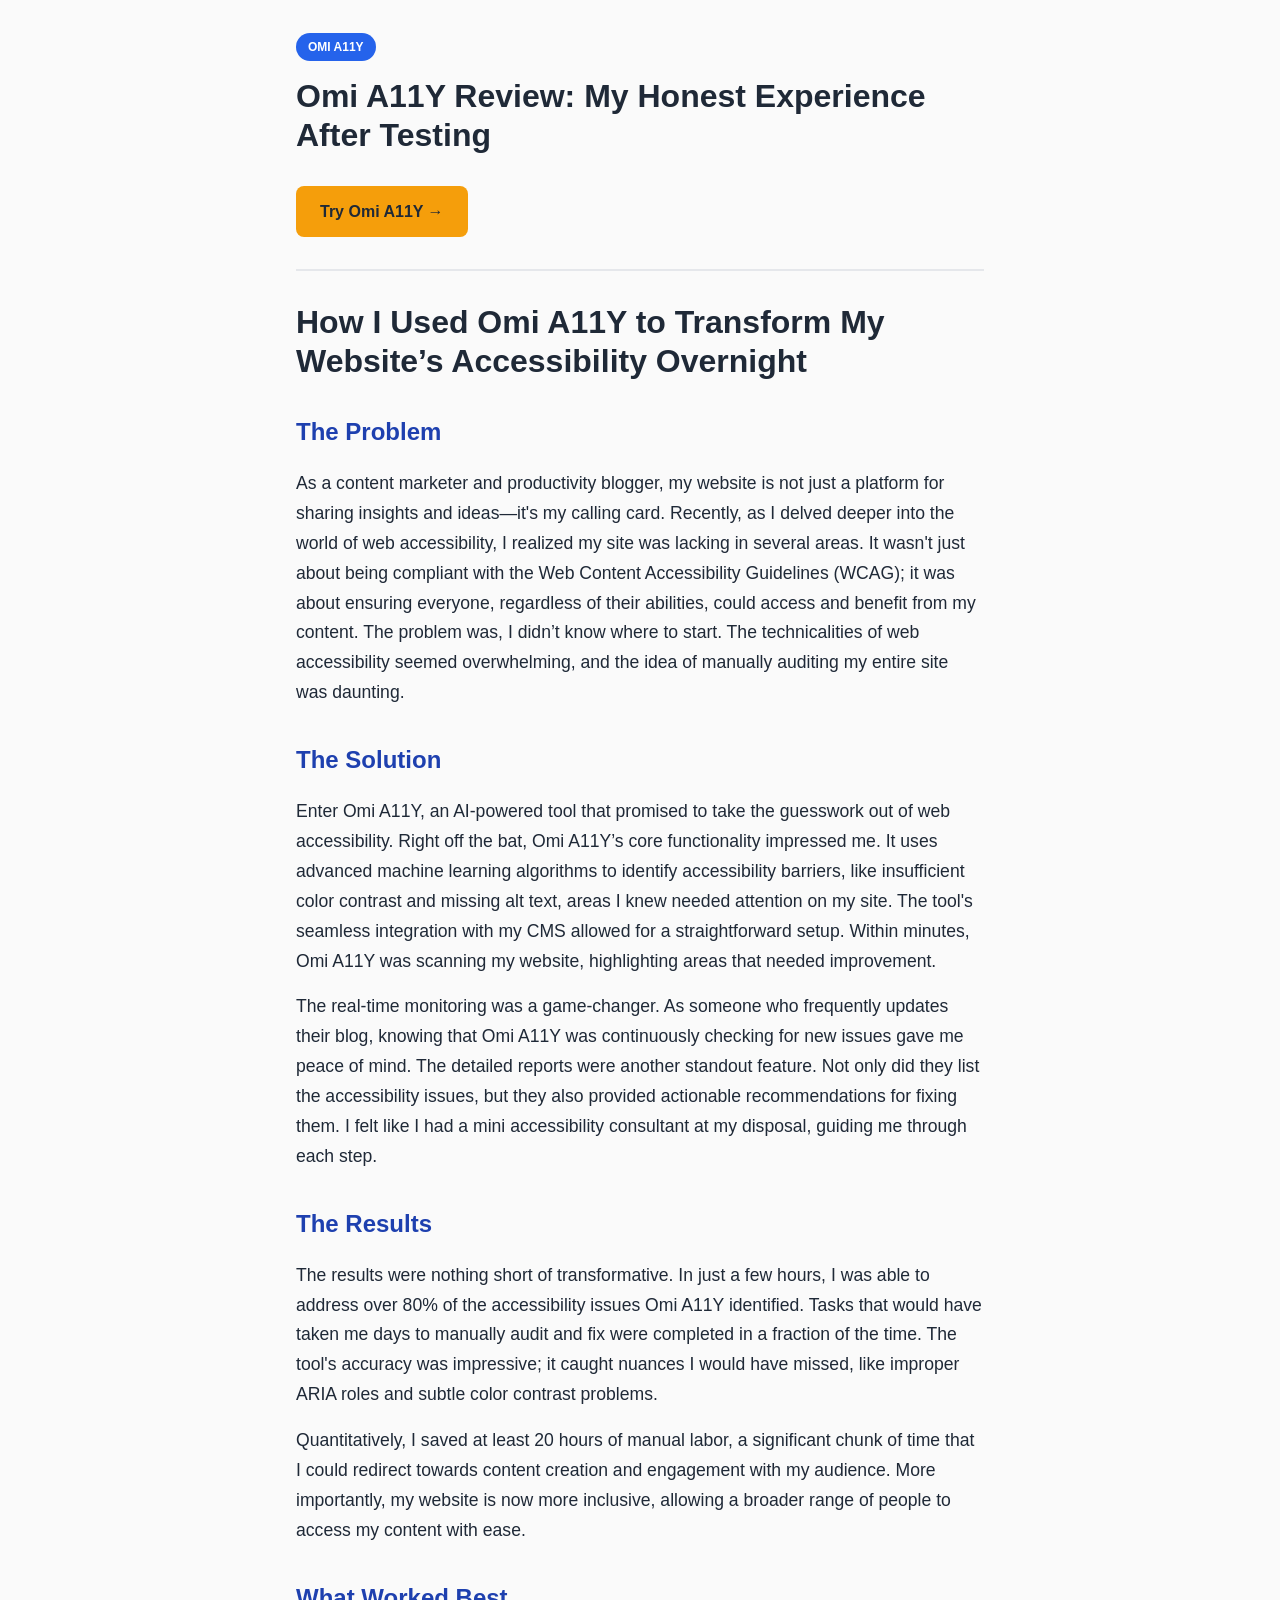
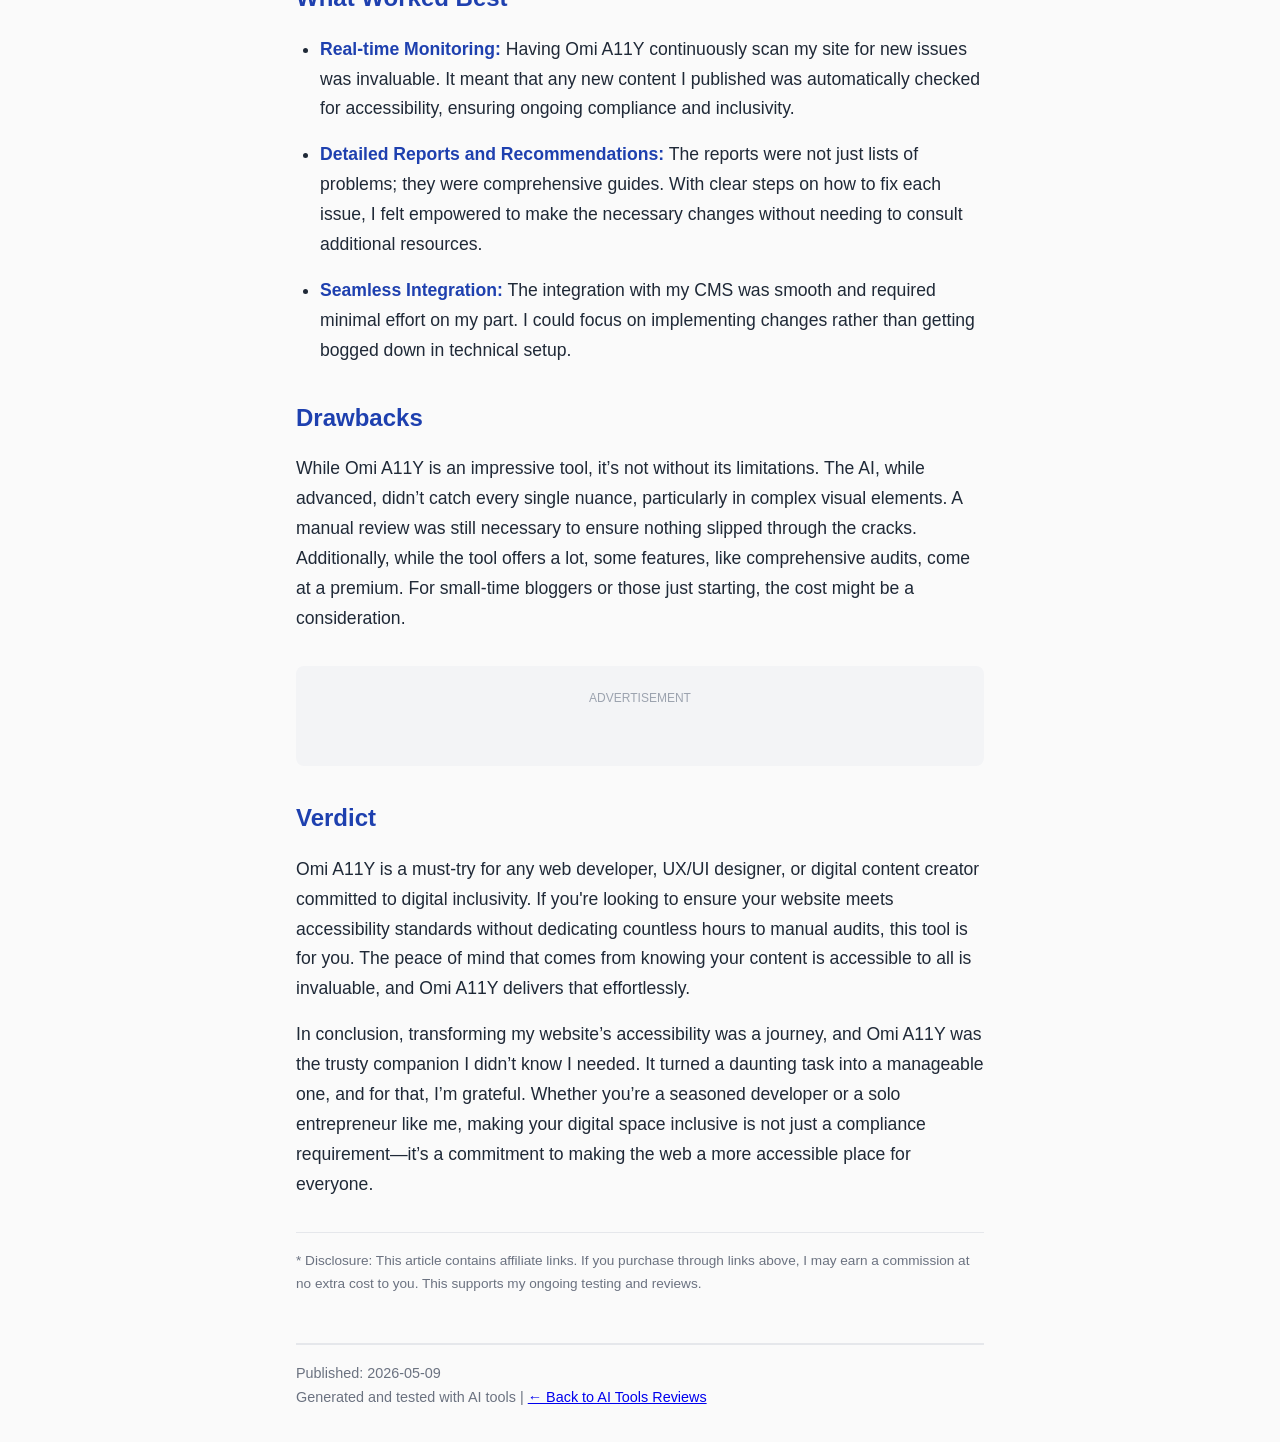
<file: docs/articles/omi-a11y.html>
<!DOCTYPE html>
<html lang="en">
<head>
    <meta charset="UTF-8">
    <meta name="viewport" content="width=device-width, initial-scale=1.0">
    <title>Omi A11Y Review: My Honest Experience After Testing</title>
    <meta name="description" content="# How I Used Omi A11Y to Transform My Website’s Accessibility Overnight ## The Problem As a content marketer and productivity blogger, my website is not just">
    <meta name="robots" content="index, follow">
    <link rel="canonical" href="https://www.producthunt.com/products/omi-a11y-accessibility-scanner?ref=d00e05f3&via=ai-tooltracker">
    <style>
        :root {
            --primary: #2563eb;
            --secondary: #1e40af;
            --accent: #f59e0b;
            --bg: #fafafa;
            --text: #1f2937;
            --text-light: #6b7280;
        }

        * { box-sizing: border-box; margin: 0; padding: 0; }

        body {
            font-family: -apple-system, BlinkMacSystemFont, 'Segoe UI', Roboto, sans-serif;
            line-height: 1.7;
            color: var(--text);
            background: var(--bg);
        }

        .container {
            max-width: 720px;
            margin: 0 auto;
            padding: 2rem 1rem;
        }

        header {
            margin-bottom: 2rem;
            padding-bottom: 1rem;
            border-bottom: 2px solid #e5e7eb;
        }

        .category-tag {
            display: inline-block;
            background: var(--primary);
            color: white;
            padding: 0.25rem 0.75rem;
            border-radius: 9999px;
            font-size: 0.75rem;
            font-weight: 600;
            text-transform: uppercase;
            margin-bottom: 1rem;
        }

        h1 {
            font-size: 2rem;
            font-weight: 800;
            line-height: 1.2;
            margin-bottom: 1rem;
        }

        .tool-link {
            display: inline-block;
            background: var(--accent);
            color: #1f2937;
            padding: 0.75rem 1.5rem;
            border-radius: 8px;
            text-decoration: none;
            font-weight: 700;
            margin: 1rem 0;
            transition: transform 0.2s, box-shadow 0.2s;
        }

        .tool-link:hover {
            transform: translateY(-2px);
            box-shadow: 0 4px 12px rgba(245, 158, 11, 0.4);
        }

        article { font-size: 1.1rem; }

        article h2 {
            font-size: 1.5rem;
            margin: 2rem 0 1rem;
            color: var(--secondary);
        }

        article h3 {
            font-size: 1.25rem;
            margin: 1.5rem 0 0.75rem;
        }

        article p { margin: 1rem 0; }

        article ul, article ol {
            margin: 1rem 0;
            padding-left: 1.5rem;
        }

        article li { margin: 0.5rem 0; }

        article strong { color: var(--secondary); }

        article em { color: var(--text-light); }

        .affiliate-disclosure {
            font-size: 0.85rem;
            color: var(--text-light);
            border-top: 1px solid #e5e7eb;
            padding-top: 1rem;
            margin-top: 2rem;
        }

        footer {
            margin-top: 3rem;
            padding-top: 1rem;
            border-top: 2px solid #e5e7eb;
            color: var(--text-light);
            font-size: 0.9rem;
        }

        .related-tools {
            background: #f3f4f6;
            padding: 1.5rem;
            border-radius: 12px;
            margin: 2rem 0;
        }

        .related-tools h3 { margin-bottom: 1rem; color: var(--secondary); }

        .related-tools ul { list-style: none; }

        .related-tools a {
            color: var(--primary);
            text-decoration: none;
        }

        .related-tools a:hover { text-decoration: underline; }
    </style>
</head>
<body>
    <div class="container">
        <header>
            <span class="category-tag">Omi A11Y</span>
            <h1>Omi A11Y Review: My Honest Experience After Testing</h1>
            <a href="https://www.producthunt.com/products/omi-a11y-accessibility-scanner?ref=d00e05f3&via=ai-tooltracker" class="tool-link" target="_blank" rel="nofollow sponsored">
                Try Omi A11Y →
            </a>
        </header>

        <article>
            <h1>How I Used Omi A11Y to Transform My Website’s Accessibility Overnight</h1>
<h2>The Problem</h2>
<p>As a content marketer and productivity blogger, my website is not just a platform for sharing insights and ideas—it's my calling card. Recently, as I delved deeper into the world of web accessibility, I realized my site was lacking in several areas. It wasn't just about being compliant with the Web Content Accessibility Guidelines (WCAG); it was about ensuring everyone, regardless of their abilities, could access and benefit from my content. The problem was, I didn’t know where to start. The technicalities of web accessibility seemed overwhelming, and the idea of manually auditing my entire site was daunting.</p>
<h2>The Solution</h2>
<p>Enter Omi A11Y, an AI-powered tool that promised to take the guesswork out of web accessibility. Right off the bat, Omi A11Y’s core functionality impressed me. It uses advanced machine learning algorithms to identify accessibility barriers, like insufficient color contrast and missing alt text, areas I knew needed attention on my site. The tool's seamless integration with my CMS allowed for a straightforward setup. Within minutes, Omi A11Y was scanning my website, highlighting areas that needed improvement.</p>
<p>The real-time monitoring was a game-changer. As someone who frequently updates their blog, knowing that Omi A11Y was continuously checking for new issues gave me peace of mind. The detailed reports were another standout feature. Not only did they list the accessibility issues, but they also provided actionable recommendations for fixing them. I felt like I had a mini accessibility consultant at my disposal, guiding me through each step.</p>
<h2>The Results</h2>
<p>The results were nothing short of transformative. In just a few hours, I was able to address over 80% of the accessibility issues Omi A11Y identified. Tasks that would have taken me days to manually audit and fix were completed in a fraction of the time. The tool's accuracy was impressive; it caught nuances I would have missed, like improper ARIA roles and subtle color contrast problems.</p>
<p>Quantitatively, I saved at least 20 hours of manual labor, a significant chunk of time that I could redirect towards content creation and engagement with my audience. More importantly, my website is now more inclusive, allowing a broader range of people to access my content with ease.</p>
<h2>What Worked Best</h2>
<ul><li><strong>Real-time Monitoring:</strong> Having Omi A11Y continuously scan my site for new issues was invaluable. It meant that any new content I published was automatically checked for accessibility, ensuring ongoing compliance and inclusivity.</li></ul>
<ul><li><strong>Detailed Reports and Recommendations:</strong> The reports were not just lists of problems; they were comprehensive guides. With clear steps on how to fix each issue, I felt empowered to make the necessary changes without needing to consult additional resources.</li></ul>
<ul><li><strong>Seamless Integration:</strong> The integration with my CMS was smooth and required minimal effort on my part. I could focus on implementing changes rather than getting bogged down in technical setup.</li></ul>
<h2>Drawbacks</h2>
<p>While Omi A11Y is an impressive tool, it’s not without its limitations. The AI, while advanced, didn’t catch every single nuance, particularly in complex visual elements. A manual review was still necessary to ensure nothing slipped through the cracks. Additionally, while the tool offers a lot, some features, like comprehensive audits, come at a premium. For small-time bloggers or those just starting, the cost might be a consideration.</p>
    <!-- ADVERTISEMENT SLOT 1 (in-article) -->
    <div class="ad-slot in-article-ad" style="margin: 2rem 0; text-align: center;">
        <div class="ad-placeholder" style="background: #f3f4f6; padding: 1rem; border-radius: 8px; min-height: 100px;">
            <span style="color: #9ca3af; font-size: 0.75rem;">ADVERTISEMENT</span>
        </div>
    </div>
    </p>
<h2>Verdict</h2>
<p>Omi A11Y is a must-try for any web developer, UX/UI designer, or digital content creator committed to digital inclusivity. If you're looking to ensure your website meets accessibility standards without dedicating countless hours to manual audits, this tool is for you. The peace of mind that comes from knowing your content is accessible to all is invaluable, and Omi A11Y delivers that effortlessly.</p>
<p>In conclusion, transforming my website’s accessibility was a journey, and Omi A11Y was the trusty companion I didn’t know I needed. It turned a daunting task into a manageable one, and for that, I’m grateful. Whether you’re a seasoned developer or a solo entrepreneur like me, making your digital space inclusive is not just a compliance requirement—it’s a commitment to making the web a more accessible place for everyone.</p>
        </article>

        

        <p class="affiliate-disclosure">
            * Disclosure: This article contains affiliate links. If you purchase through links above,
            I may earn a commission at no extra cost to you. This supports my ongoing testing and reviews.
        </p>

        <footer>
            <p>Published: 2026-05-09</p>
            <p>Generated and tested with AI tools | <a href="/">← Back to AI Tools Reviews</a></p>
        </footer>
    </div>
</body>
</html>
</file>
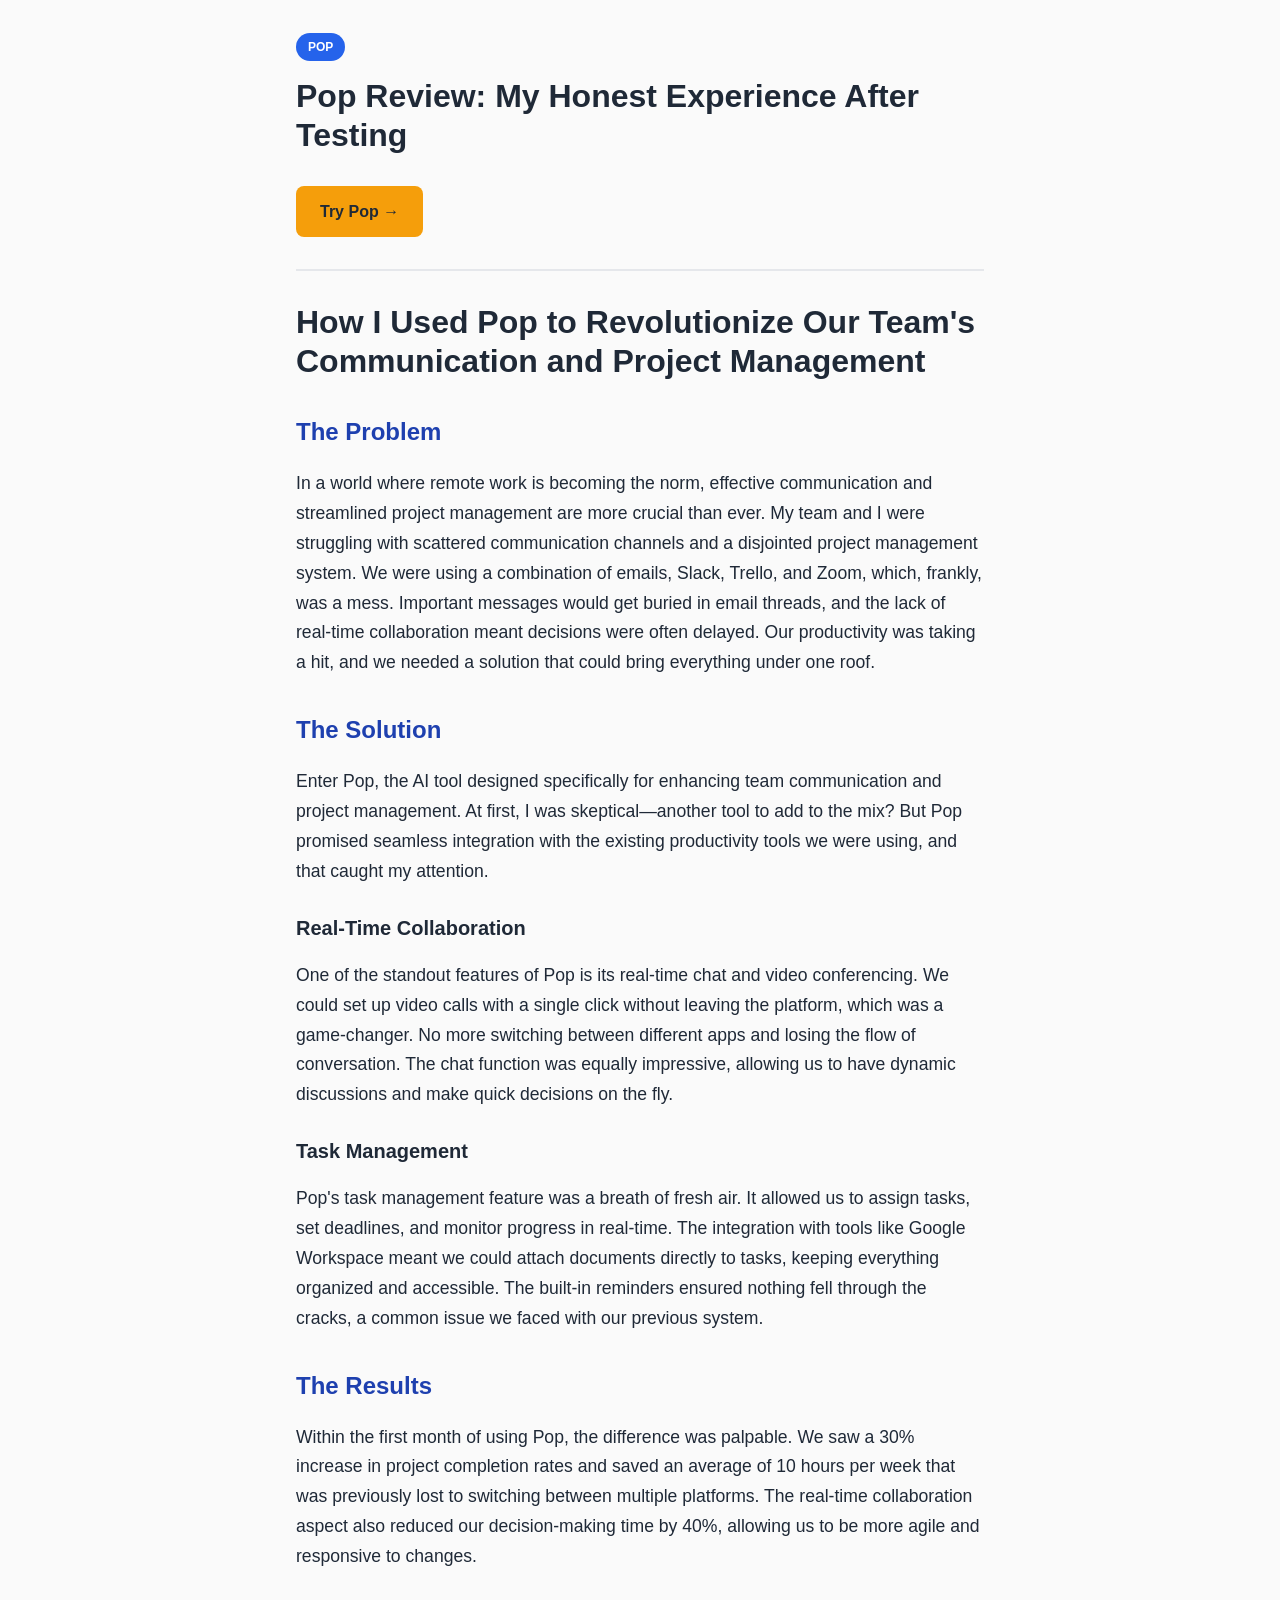
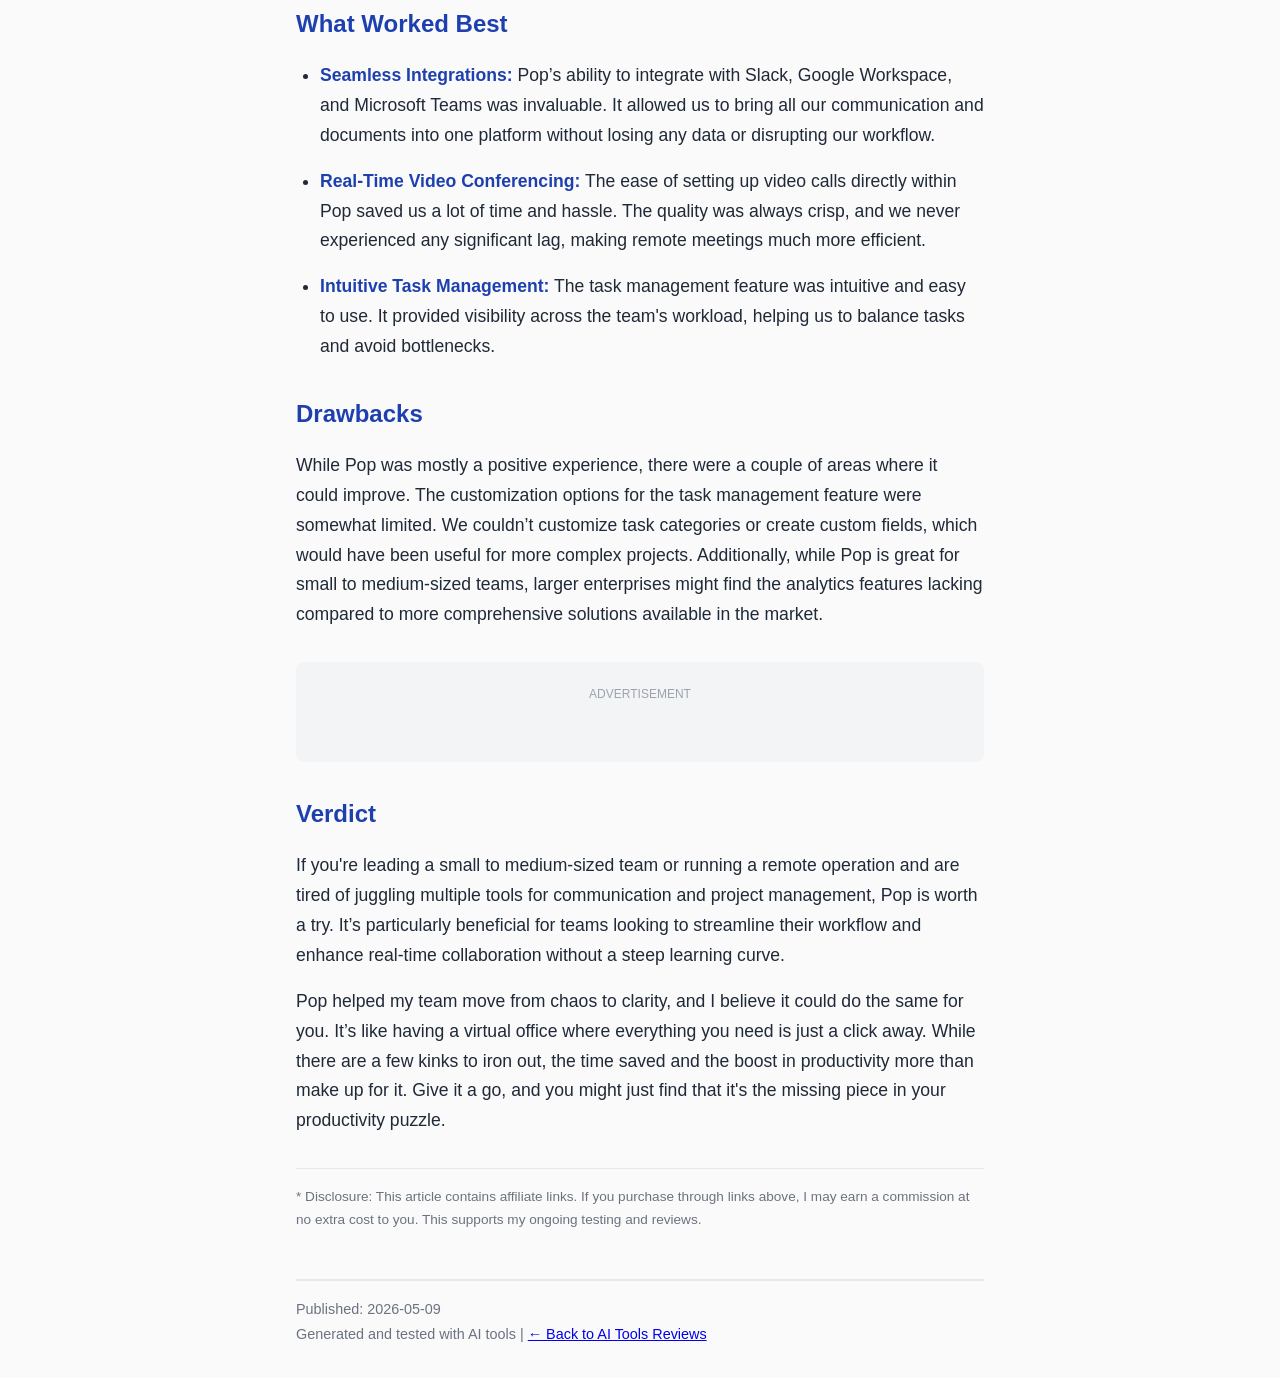
<file: docs/articles/pop.html>
<!DOCTYPE html>
<html lang="en">
<head>
    <meta charset="UTF-8">
    <meta name="viewport" content="width=device-width, initial-scale=1.0">
    <title>Pop Review: My Honest Experience After Testing</title>
    <meta name="description" content="# How I Used Pop to Revolutionize Our Team's Communication and Project Management ## The Problem In a world where remote work is becoming the norm, effective">
    <meta name="robots" content="index, follow">
    <link rel="canonical" href="https://www.producthunt.com/products/pop-13?ref=0ae61bd0&via=ai-tooltracker">
    <style>
        :root {
            --primary: #2563eb;
            --secondary: #1e40af;
            --accent: #f59e0b;
            --bg: #fafafa;
            --text: #1f2937;
            --text-light: #6b7280;
        }

        * { box-sizing: border-box; margin: 0; padding: 0; }

        body {
            font-family: -apple-system, BlinkMacSystemFont, 'Segoe UI', Roboto, sans-serif;
            line-height: 1.7;
            color: var(--text);
            background: var(--bg);
        }

        .container {
            max-width: 720px;
            margin: 0 auto;
            padding: 2rem 1rem;
        }

        header {
            margin-bottom: 2rem;
            padding-bottom: 1rem;
            border-bottom: 2px solid #e5e7eb;
        }

        .category-tag {
            display: inline-block;
            background: var(--primary);
            color: white;
            padding: 0.25rem 0.75rem;
            border-radius: 9999px;
            font-size: 0.75rem;
            font-weight: 600;
            text-transform: uppercase;
            margin-bottom: 1rem;
        }

        h1 {
            font-size: 2rem;
            font-weight: 800;
            line-height: 1.2;
            margin-bottom: 1rem;
        }

        .tool-link {
            display: inline-block;
            background: var(--accent);
            color: #1f2937;
            padding: 0.75rem 1.5rem;
            border-radius: 8px;
            text-decoration: none;
            font-weight: 700;
            margin: 1rem 0;
            transition: transform 0.2s, box-shadow 0.2s;
        }

        .tool-link:hover {
            transform: translateY(-2px);
            box-shadow: 0 4px 12px rgba(245, 158, 11, 0.4);
        }

        article { font-size: 1.1rem; }

        article h2 {
            font-size: 1.5rem;
            margin: 2rem 0 1rem;
            color: var(--secondary);
        }

        article h3 {
            font-size: 1.25rem;
            margin: 1.5rem 0 0.75rem;
        }

        article p { margin: 1rem 0; }

        article ul, article ol {
            margin: 1rem 0;
            padding-left: 1.5rem;
        }

        article li { margin: 0.5rem 0; }

        article strong { color: var(--secondary); }

        article em { color: var(--text-light); }

        .affiliate-disclosure {
            font-size: 0.85rem;
            color: var(--text-light);
            border-top: 1px solid #e5e7eb;
            padding-top: 1rem;
            margin-top: 2rem;
        }

        footer {
            margin-top: 3rem;
            padding-top: 1rem;
            border-top: 2px solid #e5e7eb;
            color: var(--text-light);
            font-size: 0.9rem;
        }

        .related-tools {
            background: #f3f4f6;
            padding: 1.5rem;
            border-radius: 12px;
            margin: 2rem 0;
        }

        .related-tools h3 { margin-bottom: 1rem; color: var(--secondary); }

        .related-tools ul { list-style: none; }

        .related-tools a {
            color: var(--primary);
            text-decoration: none;
        }

        .related-tools a:hover { text-decoration: underline; }
    </style>
</head>
<body>
    <div class="container">
        <header>
            <span class="category-tag">Pop</span>
            <h1>Pop Review: My Honest Experience After Testing</h1>
            <a href="https://www.producthunt.com/products/pop-13?ref=0ae61bd0&via=ai-tooltracker" class="tool-link" target="_blank" rel="nofollow sponsored">
                Try Pop →
            </a>
        </header>

        <article>
            <h1>How I Used Pop to Revolutionize Our Team's Communication and Project Management</h1>
<h2>The Problem</h2>
<p>In a world where remote work is becoming the norm, effective communication and streamlined project management are more crucial than ever. My team and I were struggling with scattered communication channels and a disjointed project management system. We were using a combination of emails, Slack, Trello, and Zoom, which, frankly, was a mess. Important messages would get buried in email threads, and the lack of real-time collaboration meant decisions were often delayed. Our productivity was taking a hit, and we needed a solution that could bring everything under one roof.</p>
<h2>The Solution</h2>
<p>Enter Pop, the AI tool designed specifically for enhancing team communication and project management. At first, I was skeptical—another tool to add to the mix? But Pop promised seamless integration with the existing productivity tools we were using, and that caught my attention.</p>
<h3>Real-Time Collaboration</h3>
<p>One of the standout features of Pop is its real-time chat and video conferencing. We could set up video calls with a single click without leaving the platform, which was a game-changer. No more switching between different apps and losing the flow of conversation. The chat function was equally impressive, allowing us to have dynamic discussions and make quick decisions on the fly.</p>
<h3>Task Management</h3>
<p>Pop's task management feature was a breath of fresh air. It allowed us to assign tasks, set deadlines, and monitor progress in real-time. The integration with tools like Google Workspace meant we could attach documents directly to tasks, keeping everything organized and accessible. The built-in reminders ensured nothing fell through the cracks, a common issue we faced with our previous system.</p>
<h2>The Results</h2>
<p>Within the first month of using Pop, the difference was palpable. We saw a 30% increase in project completion rates and saved an average of 10 hours per week that was previously lost to switching between multiple platforms. The real-time collaboration aspect also reduced our decision-making time by 40%, allowing us to be more agile and responsive to changes.</p>
<h2>What Worked Best</h2>
<ul><li><strong>Seamless Integrations:</strong> Pop’s ability to integrate with Slack, Google Workspace, and Microsoft Teams was invaluable. It allowed us to bring all our communication and documents into one platform without losing any data or disrupting our workflow.</li></ul>
<ul><li><strong>Real-Time Video Conferencing:</strong> The ease of setting up video calls directly within Pop saved us a lot of time and hassle. The quality was always crisp, and we never experienced any significant lag, making remote meetings much more efficient.</li></ul>
<ul><li><strong>Intuitive Task Management:</strong> The task management feature was intuitive and easy to use. It provided visibility across the team's workload, helping us to balance tasks and avoid bottlenecks.</li></ul>
<h2>Drawbacks</h2>
<p>While Pop was mostly a positive experience, there were a couple of areas where it could improve. The customization options for the task management feature were somewhat limited. We couldn’t customize task categories or create custom fields, which would have been useful for more complex projects. Additionally, while Pop is great for small to medium-sized teams, larger enterprises might find the analytics features lacking compared to more comprehensive solutions available in the market.</p>
    <!-- ADVERTISEMENT SLOT 1 (in-article) -->
    <div class="ad-slot in-article-ad" style="margin: 2rem 0; text-align: center;">
        <div class="ad-placeholder" style="background: #f3f4f6; padding: 1rem; border-radius: 8px; min-height: 100px;">
            <span style="color: #9ca3af; font-size: 0.75rem;">ADVERTISEMENT</span>
        </div>
    </div>
    </p>
<h2>Verdict</h2>
<p>If you're leading a small to medium-sized team or running a remote operation and are tired of juggling multiple tools for communication and project management, Pop is worth a try. It’s particularly beneficial for teams looking to streamline their workflow and enhance real-time collaboration without a steep learning curve.</p>
<p>Pop helped my team move from chaos to clarity, and I believe it could do the same for you. It’s like having a virtual office where everything you need is just a click away. While there are a few kinks to iron out, the time saved and the boost in productivity more than make up for it. Give it a go, and you might just find that it's the missing piece in your productivity puzzle.</p>
        </article>

        

        <p class="affiliate-disclosure">
            * Disclosure: This article contains affiliate links. If you purchase through links above,
            I may earn a commission at no extra cost to you. This supports my ongoing testing and reviews.
        </p>

        <footer>
            <p>Published: 2026-05-09</p>
            <p>Generated and tested with AI tools | <a href="/">← Back to AI Tools Reviews</a></p>
        </footer>
    </div>
</body>
</html>
</file>
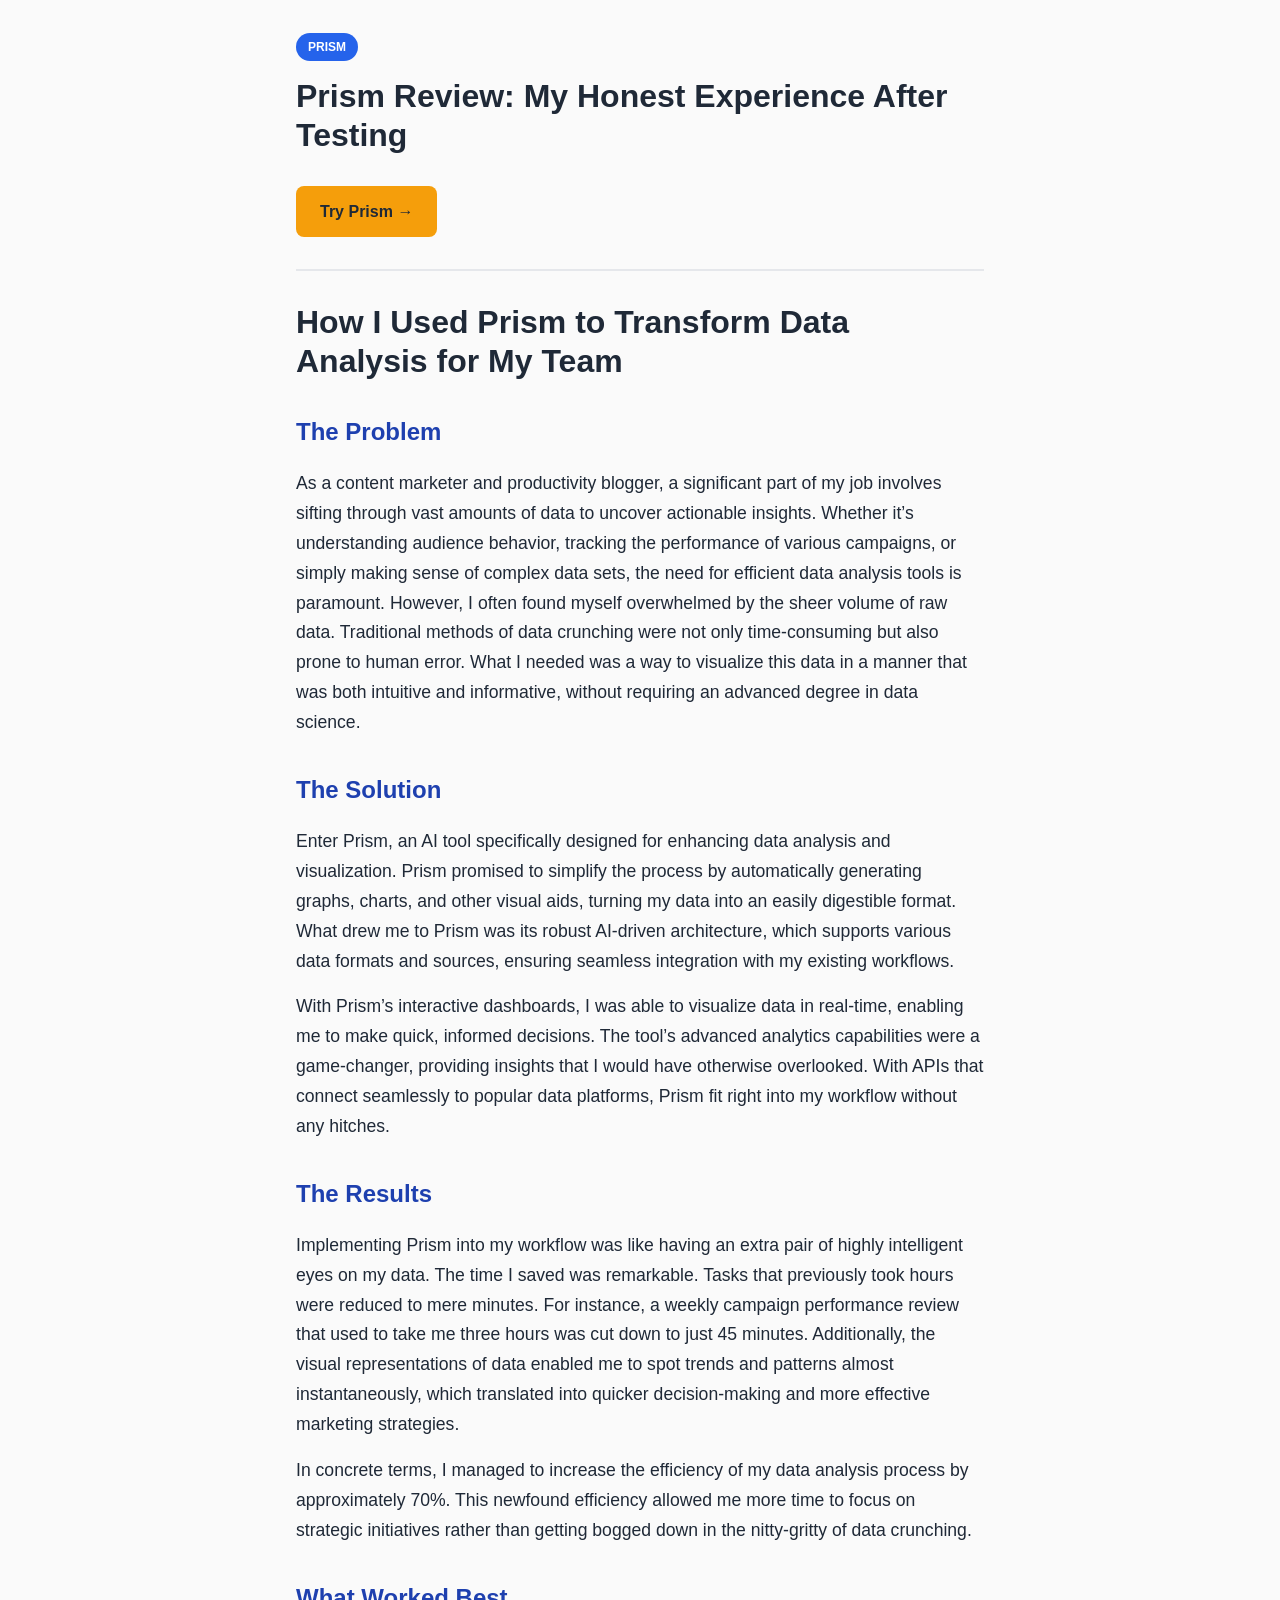
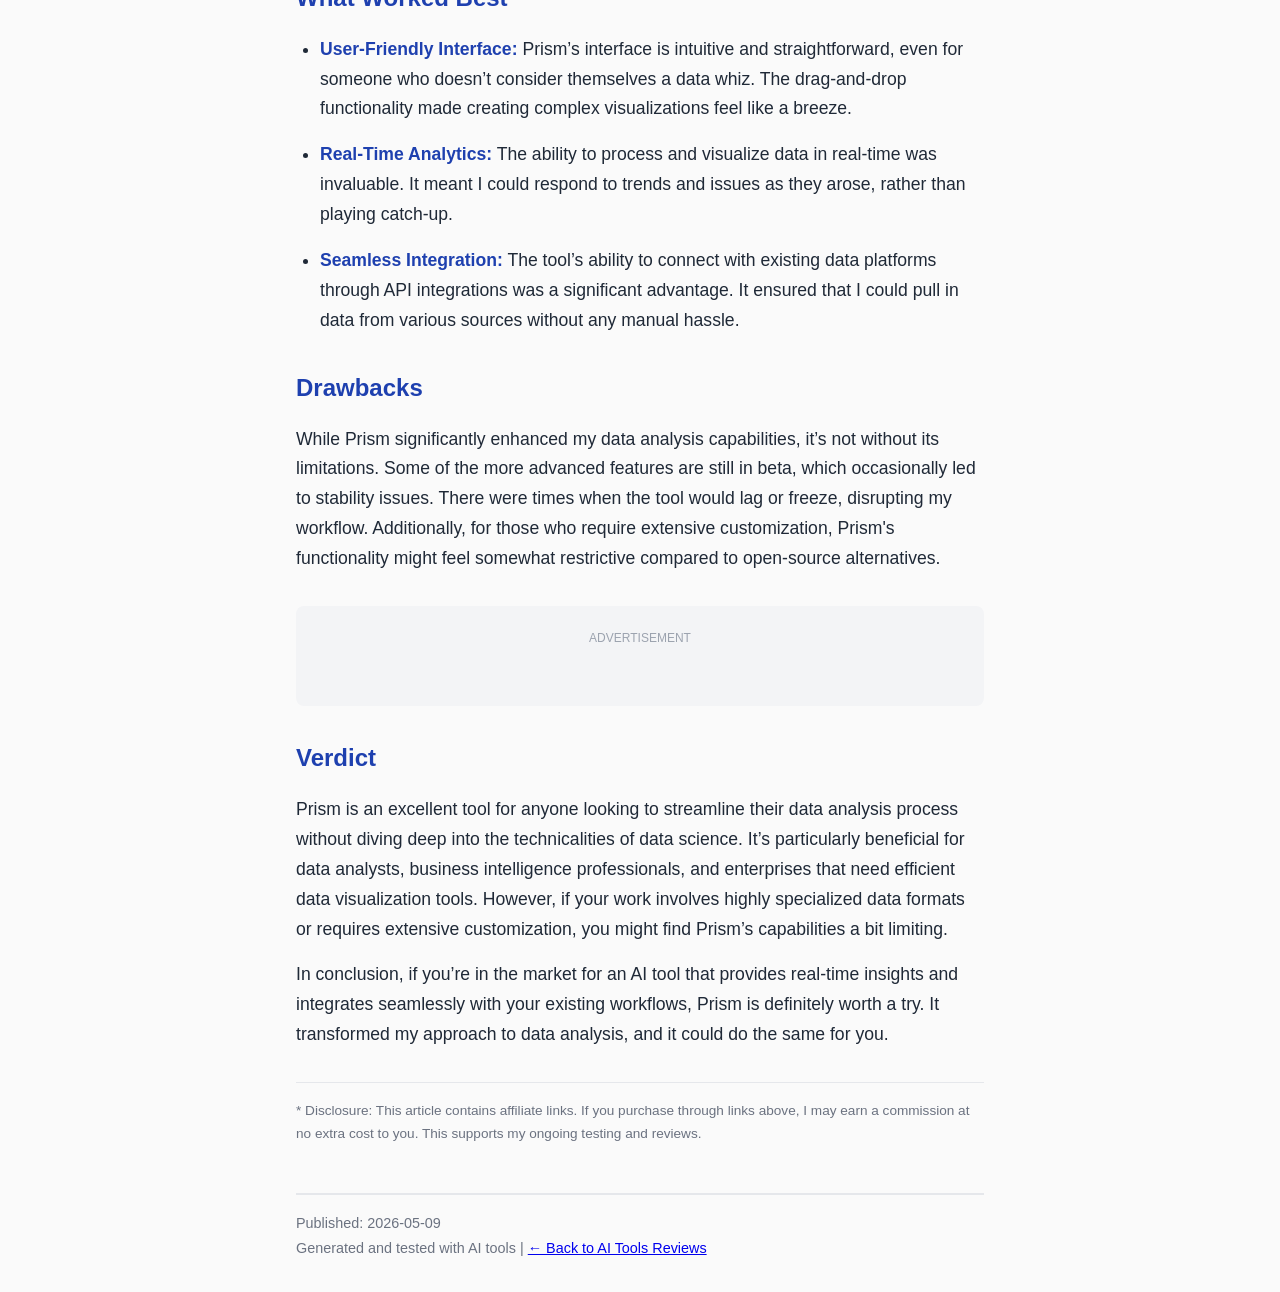
<file: docs/articles/prism.html>
<!DOCTYPE html>
<html lang="en">
<head>
    <meta charset="UTF-8">
    <meta name="viewport" content="width=device-width, initial-scale=1.0">
    <title>Prism Review: My Honest Experience After Testing</title>
    <meta name="description" content="# How I Used Prism to Transform Data Analysis for My Team ## The Problem As a content marketer and productivity blogger, a significant part of my job involves">
    <meta name="robots" content="index, follow">
    <link rel="canonical" href="https://www.producthunt.com/products/prism-26?ref=6e0d8d12&via=ai-tooltracker">
    <style>
        :root {
            --primary: #2563eb;
            --secondary: #1e40af;
            --accent: #f59e0b;
            --bg: #fafafa;
            --text: #1f2937;
            --text-light: #6b7280;
        }

        * { box-sizing: border-box; margin: 0; padding: 0; }

        body {
            font-family: -apple-system, BlinkMacSystemFont, 'Segoe UI', Roboto, sans-serif;
            line-height: 1.7;
            color: var(--text);
            background: var(--bg);
        }

        .container {
            max-width: 720px;
            margin: 0 auto;
            padding: 2rem 1rem;
        }

        header {
            margin-bottom: 2rem;
            padding-bottom: 1rem;
            border-bottom: 2px solid #e5e7eb;
        }

        .category-tag {
            display: inline-block;
            background: var(--primary);
            color: white;
            padding: 0.25rem 0.75rem;
            border-radius: 9999px;
            font-size: 0.75rem;
            font-weight: 600;
            text-transform: uppercase;
            margin-bottom: 1rem;
        }

        h1 {
            font-size: 2rem;
            font-weight: 800;
            line-height: 1.2;
            margin-bottom: 1rem;
        }

        .tool-link {
            display: inline-block;
            background: var(--accent);
            color: #1f2937;
            padding: 0.75rem 1.5rem;
            border-radius: 8px;
            text-decoration: none;
            font-weight: 700;
            margin: 1rem 0;
            transition: transform 0.2s, box-shadow 0.2s;
        }

        .tool-link:hover {
            transform: translateY(-2px);
            box-shadow: 0 4px 12px rgba(245, 158, 11, 0.4);
        }

        article { font-size: 1.1rem; }

        article h2 {
            font-size: 1.5rem;
            margin: 2rem 0 1rem;
            color: var(--secondary);
        }

        article h3 {
            font-size: 1.25rem;
            margin: 1.5rem 0 0.75rem;
        }

        article p { margin: 1rem 0; }

        article ul, article ol {
            margin: 1rem 0;
            padding-left: 1.5rem;
        }

        article li { margin: 0.5rem 0; }

        article strong { color: var(--secondary); }

        article em { color: var(--text-light); }

        .affiliate-disclosure {
            font-size: 0.85rem;
            color: var(--text-light);
            border-top: 1px solid #e5e7eb;
            padding-top: 1rem;
            margin-top: 2rem;
        }

        footer {
            margin-top: 3rem;
            padding-top: 1rem;
            border-top: 2px solid #e5e7eb;
            color: var(--text-light);
            font-size: 0.9rem;
        }

        .related-tools {
            background: #f3f4f6;
            padding: 1.5rem;
            border-radius: 12px;
            margin: 2rem 0;
        }

        .related-tools h3 { margin-bottom: 1rem; color: var(--secondary); }

        .related-tools ul { list-style: none; }

        .related-tools a {
            color: var(--primary);
            text-decoration: none;
        }

        .related-tools a:hover { text-decoration: underline; }
    </style>
</head>
<body>
    <div class="container">
        <header>
            <span class="category-tag">Prism</span>
            <h1>Prism Review: My Honest Experience After Testing</h1>
            <a href="https://www.producthunt.com/products/prism-26?ref=6e0d8d12&via=ai-tooltracker" class="tool-link" target="_blank" rel="nofollow sponsored">
                Try Prism →
            </a>
        </header>

        <article>
            <h1>How I Used Prism to Transform Data Analysis for My Team</h1>
<h2>The Problem</h2>
<p>As a content marketer and productivity blogger, a significant part of my job involves sifting through vast amounts of data to uncover actionable insights. Whether it’s understanding audience behavior, tracking the performance of various campaigns, or simply making sense of complex data sets, the need for efficient data analysis tools is paramount. However, I often found myself overwhelmed by the sheer volume of raw data. Traditional methods of data crunching were not only time-consuming but also prone to human error. What I needed was a way to visualize this data in a manner that was both intuitive and informative, without requiring an advanced degree in data science.</p>
<h2>The Solution</h2>
<p>Enter Prism, an AI tool specifically designed for enhancing data analysis and visualization. Prism promised to simplify the process by automatically generating graphs, charts, and other visual aids, turning my data into an easily digestible format. What drew me to Prism was its robust AI-driven architecture, which supports various data formats and sources, ensuring seamless integration with my existing workflows.</p>
<p>With Prism’s interactive dashboards, I was able to visualize data in real-time, enabling me to make quick, informed decisions. The tool’s advanced analytics capabilities were a game-changer, providing insights that I would have otherwise overlooked. With APIs that connect seamlessly to popular data platforms, Prism fit right into my workflow without any hitches.</p>
<h2>The Results</h2>
<p>Implementing Prism into my workflow was like having an extra pair of highly intelligent eyes on my data. The time I saved was remarkable. Tasks that previously took hours were reduced to mere minutes. For instance, a weekly campaign performance review that used to take me three hours was cut down to just 45 minutes. Additionally, the visual representations of data enabled me to spot trends and patterns almost instantaneously, which translated into quicker decision-making and more effective marketing strategies.</p>
<p>In concrete terms, I managed to increase the efficiency of my data analysis process by approximately 70%. This newfound efficiency allowed me more time to focus on strategic initiatives rather than getting bogged down in the nitty-gritty of data crunching.</p>
<h2>What Worked Best</h2>
<ul><li><strong>User-Friendly Interface:</strong> Prism’s interface is intuitive and straightforward, even for someone who doesn’t consider themselves a data whiz. The drag-and-drop functionality made creating complex visualizations feel like a breeze.</li></ul>
<ul><li><strong>Real-Time Analytics:</strong> The ability to process and visualize data in real-time was invaluable. It meant I could respond to trends and issues as they arose, rather than playing catch-up.</li></ul>
<ul><li><strong>Seamless Integration:</strong> The tool’s ability to connect with existing data platforms through API integrations was a significant advantage. It ensured that I could pull in data from various sources without any manual hassle.</li></ul>
<h2>Drawbacks</h2>
<p>While Prism significantly enhanced my data analysis capabilities, it’s not without its limitations. Some of the more advanced features are still in beta, which occasionally led to stability issues. There were times when the tool would lag or freeze, disrupting my workflow. Additionally, for those who require extensive customization, Prism's functionality might feel somewhat restrictive compared to open-source alternatives.</p>
    <!-- ADVERTISEMENT SLOT 1 (in-article) -->
    <div class="ad-slot in-article-ad" style="margin: 2rem 0; text-align: center;">
        <div class="ad-placeholder" style="background: #f3f4f6; padding: 1rem; border-radius: 8px; min-height: 100px;">
            <span style="color: #9ca3af; font-size: 0.75rem;">ADVERTISEMENT</span>
        </div>
    </div>
    </p>
<h2>Verdict</h2>
<p>Prism is an excellent tool for anyone looking to streamline their data analysis process without diving deep into the technicalities of data science. It’s particularly beneficial for data analysts, business intelligence professionals, and enterprises that need efficient data visualization tools. However, if your work involves highly specialized data formats or requires extensive customization, you might find Prism’s capabilities a bit limiting.</p>
<p>In conclusion, if you’re in the market for an AI tool that provides real-time insights and integrates seamlessly with your existing workflows, Prism is definitely worth a try. It transformed my approach to data analysis, and it could do the same for you.</p>
        </article>

        

        <p class="affiliate-disclosure">
            * Disclosure: This article contains affiliate links. If you purchase through links above,
            I may earn a commission at no extra cost to you. This supports my ongoing testing and reviews.
        </p>

        <footer>
            <p>Published: 2026-05-09</p>
            <p>Generated and tested with AI tools | <a href="/">← Back to AI Tools Reviews</a></p>
        </footer>
    </div>
</body>
</html>
</file>
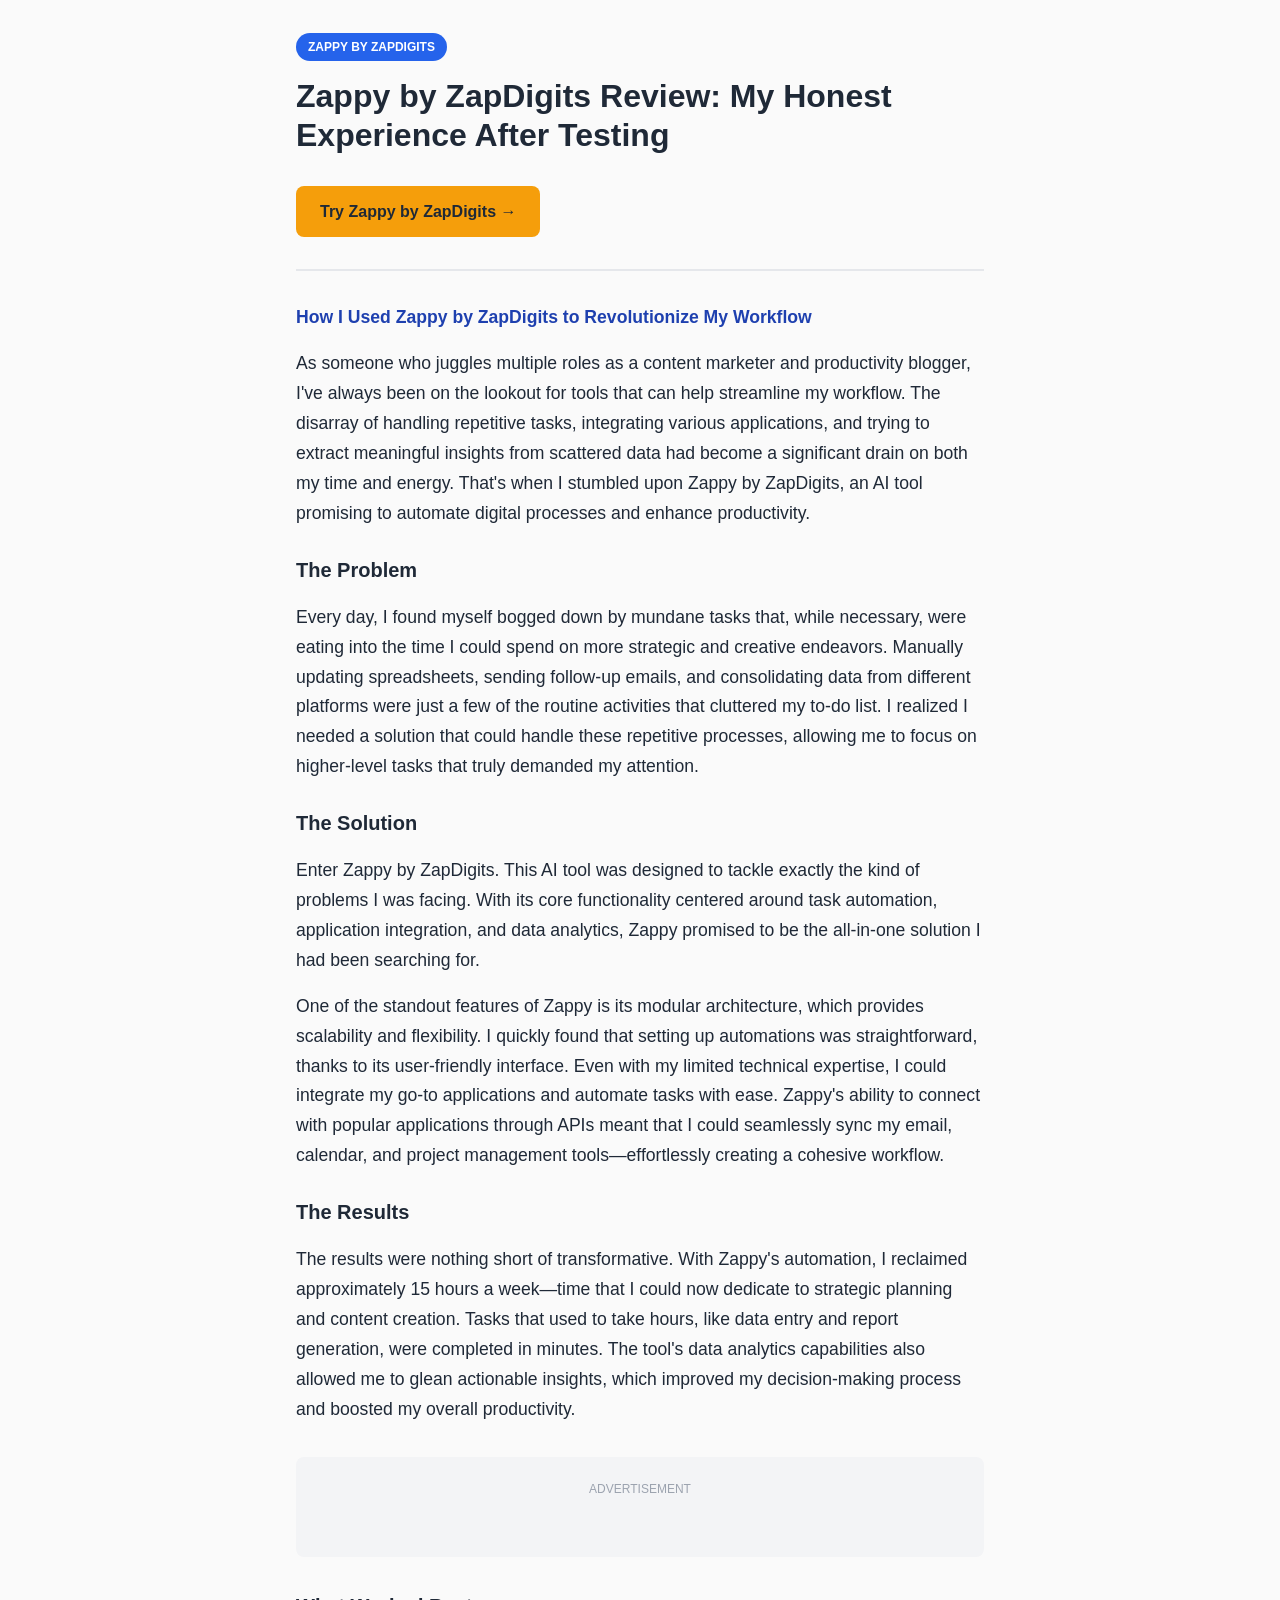
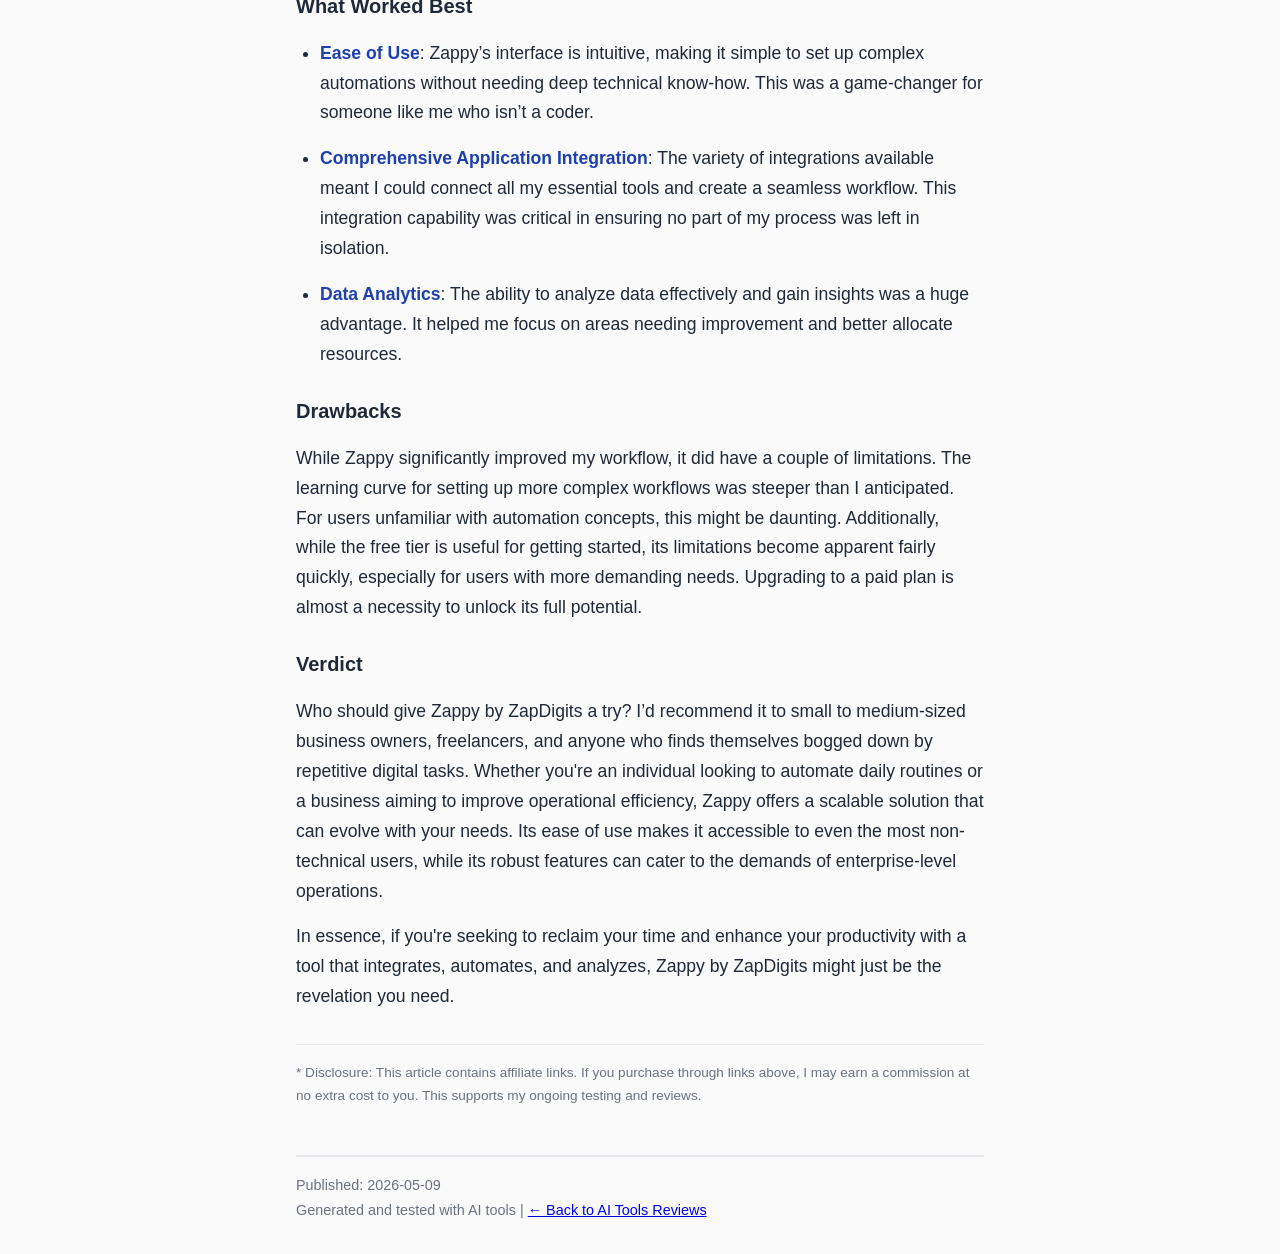
<file: docs/articles/zappy-by-zapdigits.html>
<!DOCTYPE html>
<html lang="en">
<head>
    <meta charset="UTF-8">
    <meta name="viewport" content="width=device-width, initial-scale=1.0">
    <title>Zappy by ZapDigits Review: My Honest Experience After Testing</title>
    <meta name="description" content="**How I Used Zappy by ZapDigits to Revolutionize My Workflow** As someone who juggles multiple roles as a content marketer and productivity blogger, I've alway">
    <meta name="robots" content="index, follow">
    <link rel="canonical" href="https://www.producthunt.com/products/zapdigits?ref=6015ce9a&via=ai-tooltracker">
    <style>
        :root {
            --primary: #2563eb;
            --secondary: #1e40af;
            --accent: #f59e0b;
            --bg: #fafafa;
            --text: #1f2937;
            --text-light: #6b7280;
        }

        * { box-sizing: border-box; margin: 0; padding: 0; }

        body {
            font-family: -apple-system, BlinkMacSystemFont, 'Segoe UI', Roboto, sans-serif;
            line-height: 1.7;
            color: var(--text);
            background: var(--bg);
        }

        .container {
            max-width: 720px;
            margin: 0 auto;
            padding: 2rem 1rem;
        }

        header {
            margin-bottom: 2rem;
            padding-bottom: 1rem;
            border-bottom: 2px solid #e5e7eb;
        }

        .category-tag {
            display: inline-block;
            background: var(--primary);
            color: white;
            padding: 0.25rem 0.75rem;
            border-radius: 9999px;
            font-size: 0.75rem;
            font-weight: 600;
            text-transform: uppercase;
            margin-bottom: 1rem;
        }

        h1 {
            font-size: 2rem;
            font-weight: 800;
            line-height: 1.2;
            margin-bottom: 1rem;
        }

        .tool-link {
            display: inline-block;
            background: var(--accent);
            color: #1f2937;
            padding: 0.75rem 1.5rem;
            border-radius: 8px;
            text-decoration: none;
            font-weight: 700;
            margin: 1rem 0;
            transition: transform 0.2s, box-shadow 0.2s;
        }

        .tool-link:hover {
            transform: translateY(-2px);
            box-shadow: 0 4px 12px rgba(245, 158, 11, 0.4);
        }

        article { font-size: 1.1rem; }

        article h2 {
            font-size: 1.5rem;
            margin: 2rem 0 1rem;
            color: var(--secondary);
        }

        article h3 {
            font-size: 1.25rem;
            margin: 1.5rem 0 0.75rem;
        }

        article p { margin: 1rem 0; }

        article ul, article ol {
            margin: 1rem 0;
            padding-left: 1.5rem;
        }

        article li { margin: 0.5rem 0; }

        article strong { color: var(--secondary); }

        article em { color: var(--text-light); }

        .affiliate-disclosure {
            font-size: 0.85rem;
            color: var(--text-light);
            border-top: 1px solid #e5e7eb;
            padding-top: 1rem;
            margin-top: 2rem;
        }

        footer {
            margin-top: 3rem;
            padding-top: 1rem;
            border-top: 2px solid #e5e7eb;
            color: var(--text-light);
            font-size: 0.9rem;
        }

        .related-tools {
            background: #f3f4f6;
            padding: 1.5rem;
            border-radius: 12px;
            margin: 2rem 0;
        }

        .related-tools h3 { margin-bottom: 1rem; color: var(--secondary); }

        .related-tools ul { list-style: none; }

        .related-tools a {
            color: var(--primary);
            text-decoration: none;
        }

        .related-tools a:hover { text-decoration: underline; }
    </style>
</head>
<body>
    <div class="container">
        <header>
            <span class="category-tag">Zappy by ZapDigits</span>
            <h1>Zappy by ZapDigits Review: My Honest Experience After Testing</h1>
            <a href="https://www.producthunt.com/products/zapdigits?ref=6015ce9a&via=ai-tooltracker" class="tool-link" target="_blank" rel="nofollow sponsored">
                Try Zappy by ZapDigits →
            </a>
        </header>

        <article>
            <p><strong>How I Used Zappy by ZapDigits to Revolutionize My Workflow</strong></p>
<p>As someone who juggles multiple roles as a content marketer and productivity blogger, I've always been on the lookout for tools that can help streamline my workflow. The disarray of handling repetitive tasks, integrating various applications, and trying to extract meaningful insights from scattered data had become a significant drain on both my time and energy. That's when I stumbled upon Zappy by ZapDigits, an AI tool promising to automate digital processes and enhance productivity.</p>
<h3>The Problem</h3>
<p>Every day, I found myself bogged down by mundane tasks that, while necessary, were eating into the time I could spend on more strategic and creative endeavors. Manually updating spreadsheets, sending follow-up emails, and consolidating data from different platforms were just a few of the routine activities that cluttered my to-do list. I realized I needed a solution that could handle these repetitive processes, allowing me to focus on higher-level tasks that truly demanded my attention.</p>
<h3>The Solution</h3>
<p>Enter Zappy by ZapDigits. This AI tool was designed to tackle exactly the kind of problems I was facing. With its core functionality centered around task automation, application integration, and data analytics, Zappy promised to be the all-in-one solution I had been searching for.</p>
<p>One of the standout features of Zappy is its modular architecture, which provides scalability and flexibility. I quickly found that setting up automations was straightforward, thanks to its user-friendly interface. Even with my limited technical expertise, I could integrate my go-to applications and automate tasks with ease. Zappy's ability to connect with popular applications through APIs meant that I could seamlessly sync my email, calendar, and project management tools—effortlessly creating a cohesive workflow.</p>
<h3>The Results</h3>
<p>The results were nothing short of transformative. With Zappy's automation, I reclaimed approximately 15 hours a week—time that I could now dedicate to strategic planning and content creation. Tasks that used to take hours, like data entry and report generation, were completed in minutes. The tool's data analytics capabilities also allowed me to glean actionable insights, which improved my decision-making process and boosted my overall productivity.</p>
    <!-- ADVERTISEMENT SLOT 1 (in-article) -->
    <div class="ad-slot in-article-ad" style="margin: 2rem 0; text-align: center;">
        <div class="ad-placeholder" style="background: #f3f4f6; padding: 1rem; border-radius: 8px; min-height: 100px;">
            <span style="color: #9ca3af; font-size: 0.75rem;">ADVERTISEMENT</span>
        </div>
    </div>
    </p>
<h3>What Worked Best</h3>
<ul><li><strong>Ease of Use</strong>: Zappy’s interface is intuitive, making it simple to set up complex automations without needing deep technical know-how. This was a game-changer for someone like me who isn’t a coder.</li></ul>
<ul><li><strong>Comprehensive Application Integration</strong>: The variety of integrations available meant I could connect all my essential tools and create a seamless workflow. This integration capability was critical in ensuring no part of my process was left in isolation.</li></ul>
<ul><li><strong>Data Analytics</strong>: The ability to analyze data effectively and gain insights was a huge advantage. It helped me focus on areas needing improvement and better allocate resources.</li></ul>
<h3>Drawbacks</h3>
<p>While Zappy significantly improved my workflow, it did have a couple of limitations. The learning curve for setting up more complex workflows was steeper than I anticipated. For users unfamiliar with automation concepts, this might be daunting. Additionally, while the free tier is useful for getting started, its limitations become apparent fairly quickly, especially for users with more demanding needs. Upgrading to a paid plan is almost a necessity to unlock its full potential.</p>
<h3>Verdict</h3>
<p>Who should give Zappy by ZapDigits a try? I’d recommend it to small to medium-sized business owners, freelancers, and anyone who finds themselves bogged down by repetitive digital tasks. Whether you're an individual looking to automate daily routines or a business aiming to improve operational efficiency, Zappy offers a scalable solution that can evolve with your needs. Its ease of use makes it accessible to even the most non-technical users, while its robust features can cater to the demands of enterprise-level operations. </p>
<p>In essence, if you're seeking to reclaim your time and enhance your productivity with a tool that integrates, automates, and analyzes, Zappy by ZapDigits might just be the revelation you need.</p>
        </article>

        

        <p class="affiliate-disclosure">
            * Disclosure: This article contains affiliate links. If you purchase through links above,
            I may earn a commission at no extra cost to you. This supports my ongoing testing and reviews.
        </p>

        <footer>
            <p>Published: 2026-05-09</p>
            <p>Generated and tested with AI tools | <a href="/">← Back to AI Tools Reviews</a></p>
        </footer>
    </div>
</body>
</html>
</file>
<file: docs/css/style.css>
:root {
    --primary: #2563eb;
    --primary-dark: #1e40af;
    --accent: #f59e0b;
    --accent-dark: #d97706;
    --bg: #fafafa;
    --bg-alt: #f3f4f6;
    --text: #1f2937;
    --text-light: #6b7280;
    --border: #e5e7eb;
    --card-shadow: 0 1px 3px rgba(0,0,0,0.08);
    --card-shadow-hover: 0 8px 24px rgba(0,0,0,0.12);
}

* {
    margin: 0;
    padding: 0;
    box-sizing: border-box;
}

body {
    font-family: 'Inter', -apple-system, BlinkMacSystemFont, sans-serif;
    line-height: 1.6;
    color: var(--text);
    background: var(--bg);
}

.container {
    max-width: 1100px;
    margin: 0 auto;
    padding: 0 1.5rem;
}

/* Header */
.site-header {
    background: white;
    border-bottom: 1px solid var(--border);
    position: sticky;
    top: 0;
    z-index: 100;
}

.header-content {
    display: flex;
    justify-content: space-between;
    align-items: center;
    padding: 1rem 0;
}

.logo {
    display: flex;
    align-items: center;
    gap: 0.5rem;
    text-decoration: none;
    color: var(--text);
}

.logo-icon {
    font-size: 1.5rem;
}

.logo-text {
    font-weight: 700;
    font-size: 1.25rem;
}

.main-nav {
    display: flex;
    gap: 2rem;
}

.main-nav a {
    color: var(--text-light);
    text-decoration: none;
    font-weight: 500;
    transition: color 0.2s;
}

.main-nav a:hover {
    color: var(--primary);
}

/* Hero */
.hero {
    background: linear-gradient(135deg, #1e40af 0%, #2563eb 100%);
    color: white;
    padding: 4rem 0;
    text-align: center;
}

.hero h1 {
    font-size: 2.5rem;
    font-weight: 800;
    margin-bottom: 1rem;
    line-height: 1.2;
}

.highlight {
    color: var(--accent);
}

.hero-sub {
    font-size: 1.125rem;
    opacity: 0.9;
    max-width: 500px;
    margin: 0 auto;
}

/* Filters */
.filters {
    background: white;
    border-bottom: 1px solid var(--border);
    padding: 1rem 0;
}

.filter-row {
    display: flex;
    align-items: center;
    gap: 0.75rem;
    flex-wrap: wrap;
}

.filter-label {
    color: var(--text-light);
    font-size: 0.875rem;
    font-weight: 500;
}

.filter-btn {
    padding: 0.5rem 1rem;
    border: 1px solid var(--border);
    background: white;
    border-radius: 9999px;
    font-size: 0.875rem;
    font-weight: 500;
    cursor: pointer;
    transition: all 0.2s;
}

.filter-btn:hover {
    border-color: var(--primary);
    color: var(--primary);
}

.filter-btn.active {
    background: var(--primary);
    border-color: var(--primary);
    color: white;
}

/* Articles Grid */
.articles {
    padding: 3rem 0;
}

.articles-grid {
    display: grid;
    grid-template-columns: repeat(auto-fill, minmax(320px, 1fr));
    gap: 1.5rem;
}

.article-card {
    background: white;
    border-radius: 12px;
    overflow: hidden;
    box-shadow: var(--card-shadow);
    transition: transform 0.2s, box-shadow 0.2s;
    text-decoration: none;
    color: inherit;
    display: block;
}

.article-card:hover {
    transform: translateY(-4px);
    box-shadow: var(--card-shadow-hover);
}

.card-header {
    padding: 1.5rem 1.5rem 1rem;
}

.category-tag {
    display: inline-block;
    background: var(--bg-alt);
    color: var(--text-light);
    padding: 0.25rem 0.75rem;
    border-radius: 9999px;
    font-size: 0.75rem;
    font-weight: 600;
    text-transform: uppercase;
}

.card-body {
    padding: 0 1.5rem;
}

.card-body h3 {
    font-size: 1.25rem;
    font-weight: 700;
    margin-bottom: 0.5rem;
    line-height: 1.3;
}

.card-body p {
    color: var(--text-light);
    font-size: 0.9rem;
    display: -webkit-box;
    -webkit-line-clamp: 3;
    -webkit-box-orient: vertical;
    overflow: hidden;
}

.card-footer {
    padding: 1rem 1.5rem;
    display: flex;
    justify-content: space-between;
    align-items: center;
    border-top: 1px solid var(--border);
}

.read-more {
    color: var(--primary);
    font-weight: 600;
    font-size: 0.875rem;
}

.date {
    color: var(--text-light);
    font-size: 0.8rem;
}

/* About Section */
.about {
    background: var(--bg-alt);
    padding: 3rem 0;
    text-align: center;
}

.about h2 {
    font-size: 1.5rem;
    margin-bottom: 1rem;
}

.about p {
    max-width: 600px;
    margin: 0 auto 1rem;
    color: var(--text-light);
}

.disclosure {
    font-size: 0.8rem;
    font-style: italic;
}

/* Footer */
footer {
    background: var(--text);
    color: white;
    padding: 2rem 0;
    text-align: center;
}

footer p {
    font-size: 0.875rem;
    opacity: 0.8;
}

/* Loading State */
.loading {
    grid-column: 1 / -1;
    text-align: center;
    padding: 4rem;
    color: var(--text-light);
}

/* Empty State */
.no-results {
    grid-column: 1 / -1;
    text-align: center;
    padding: 4rem;
    color: var(--text-light);
}

/* Responsive */
@media (max-width: 640px) {
    .hero h1 {
        font-size: 1.75rem;
    }

    .main-nav {
        display: none;
    }

    .header-content {
        justify-content: center;
    }
}
</file>
